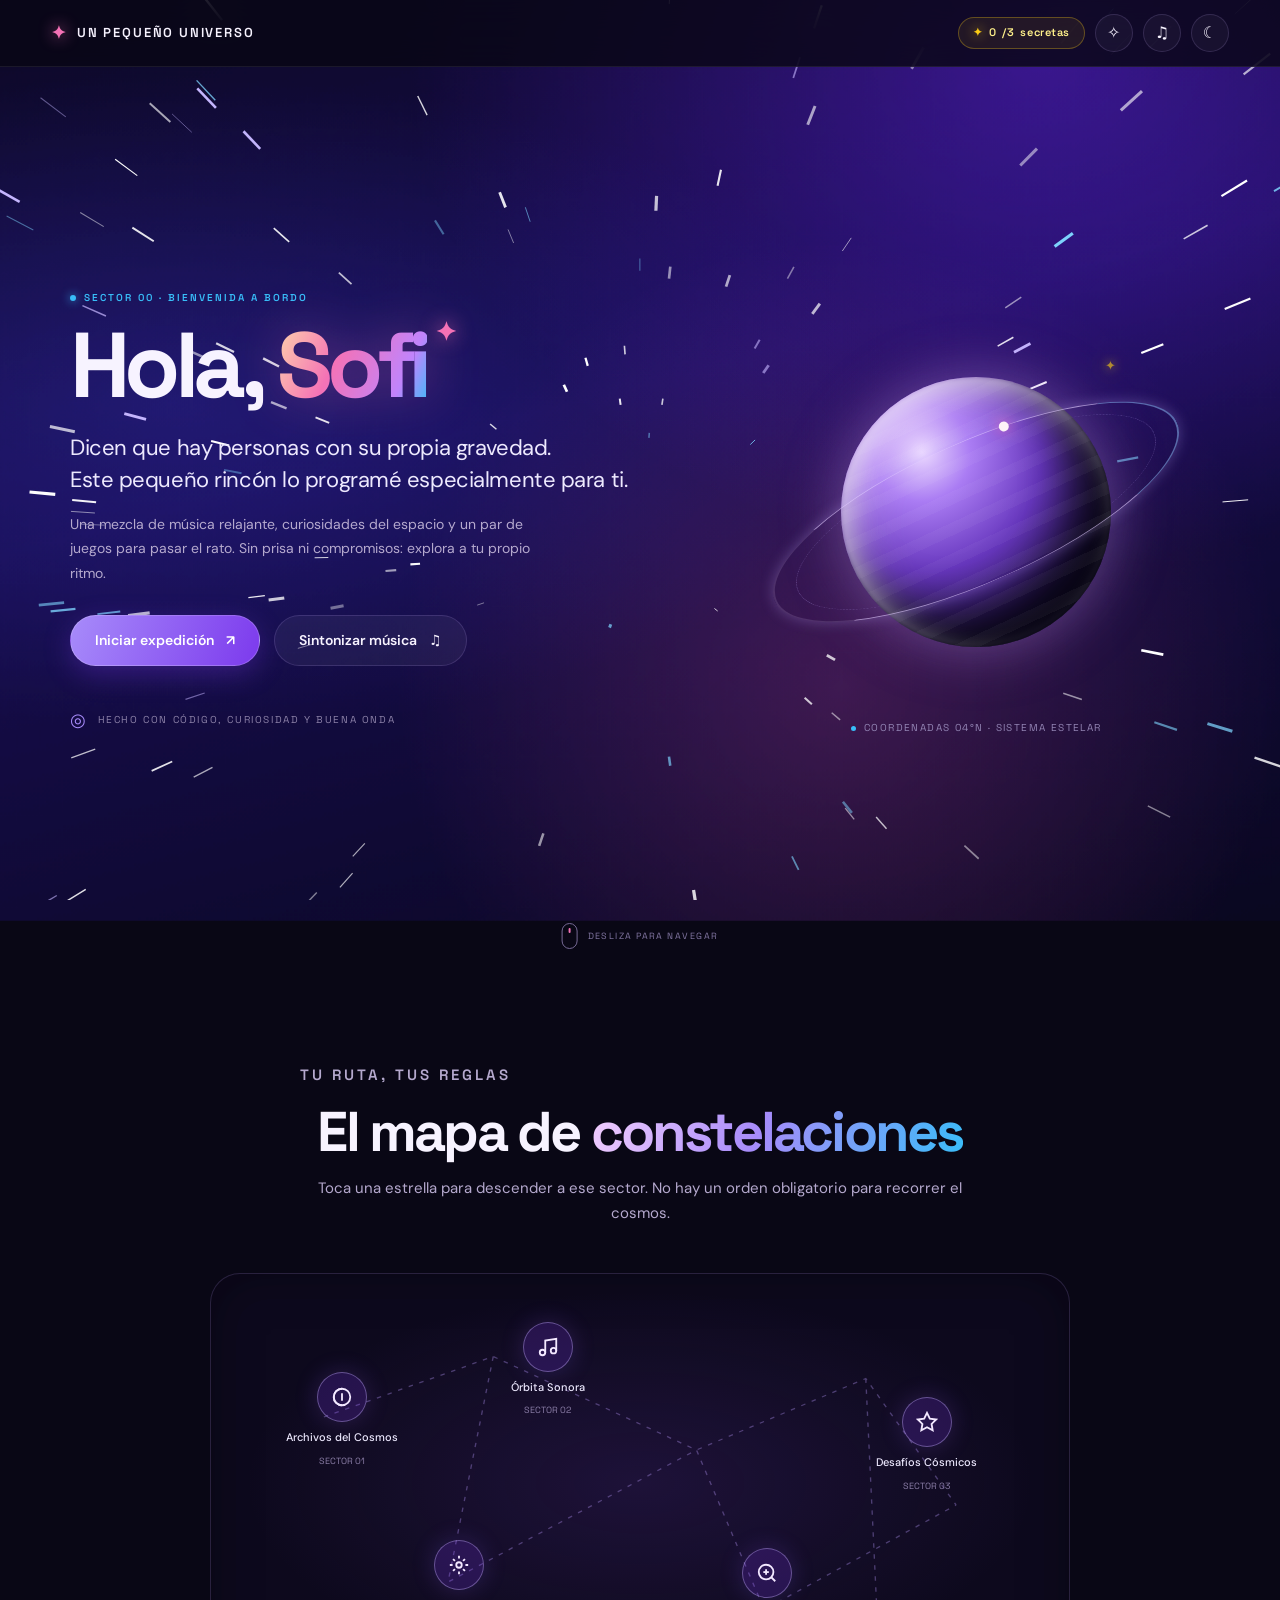
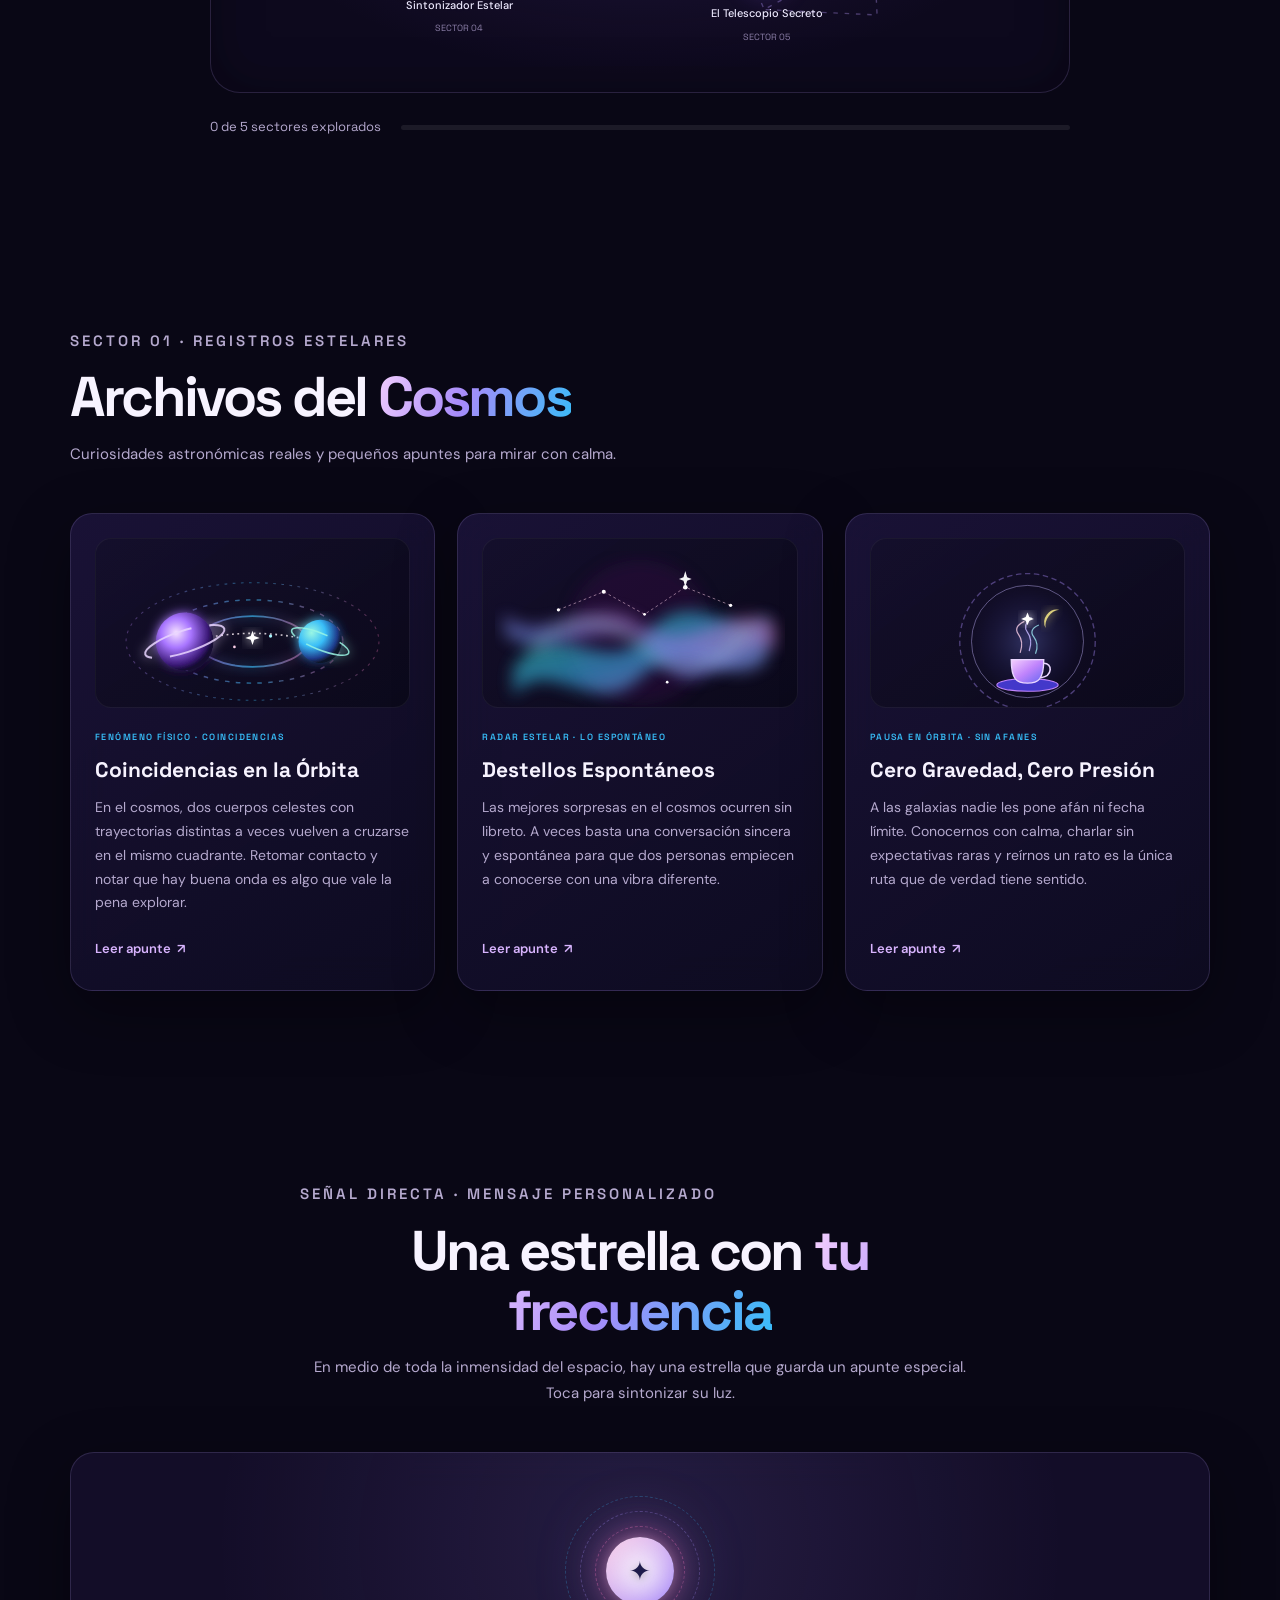
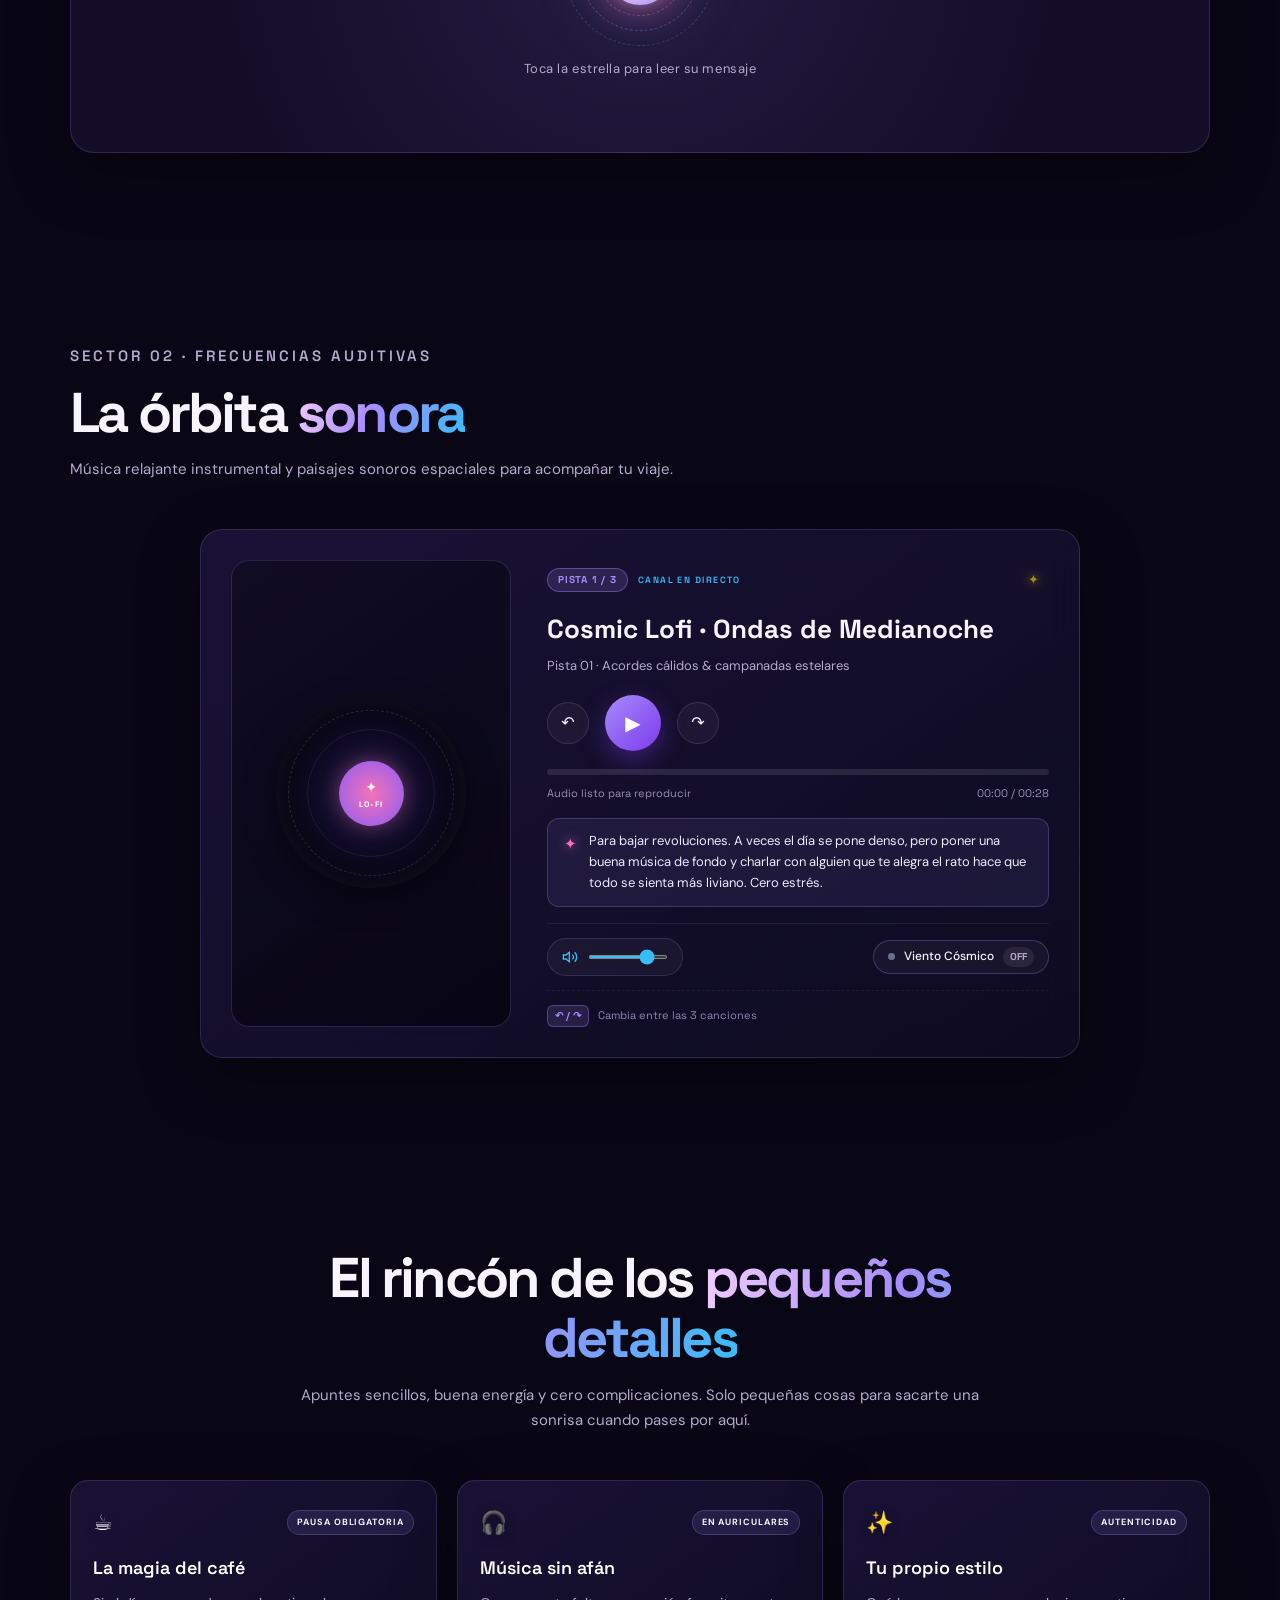
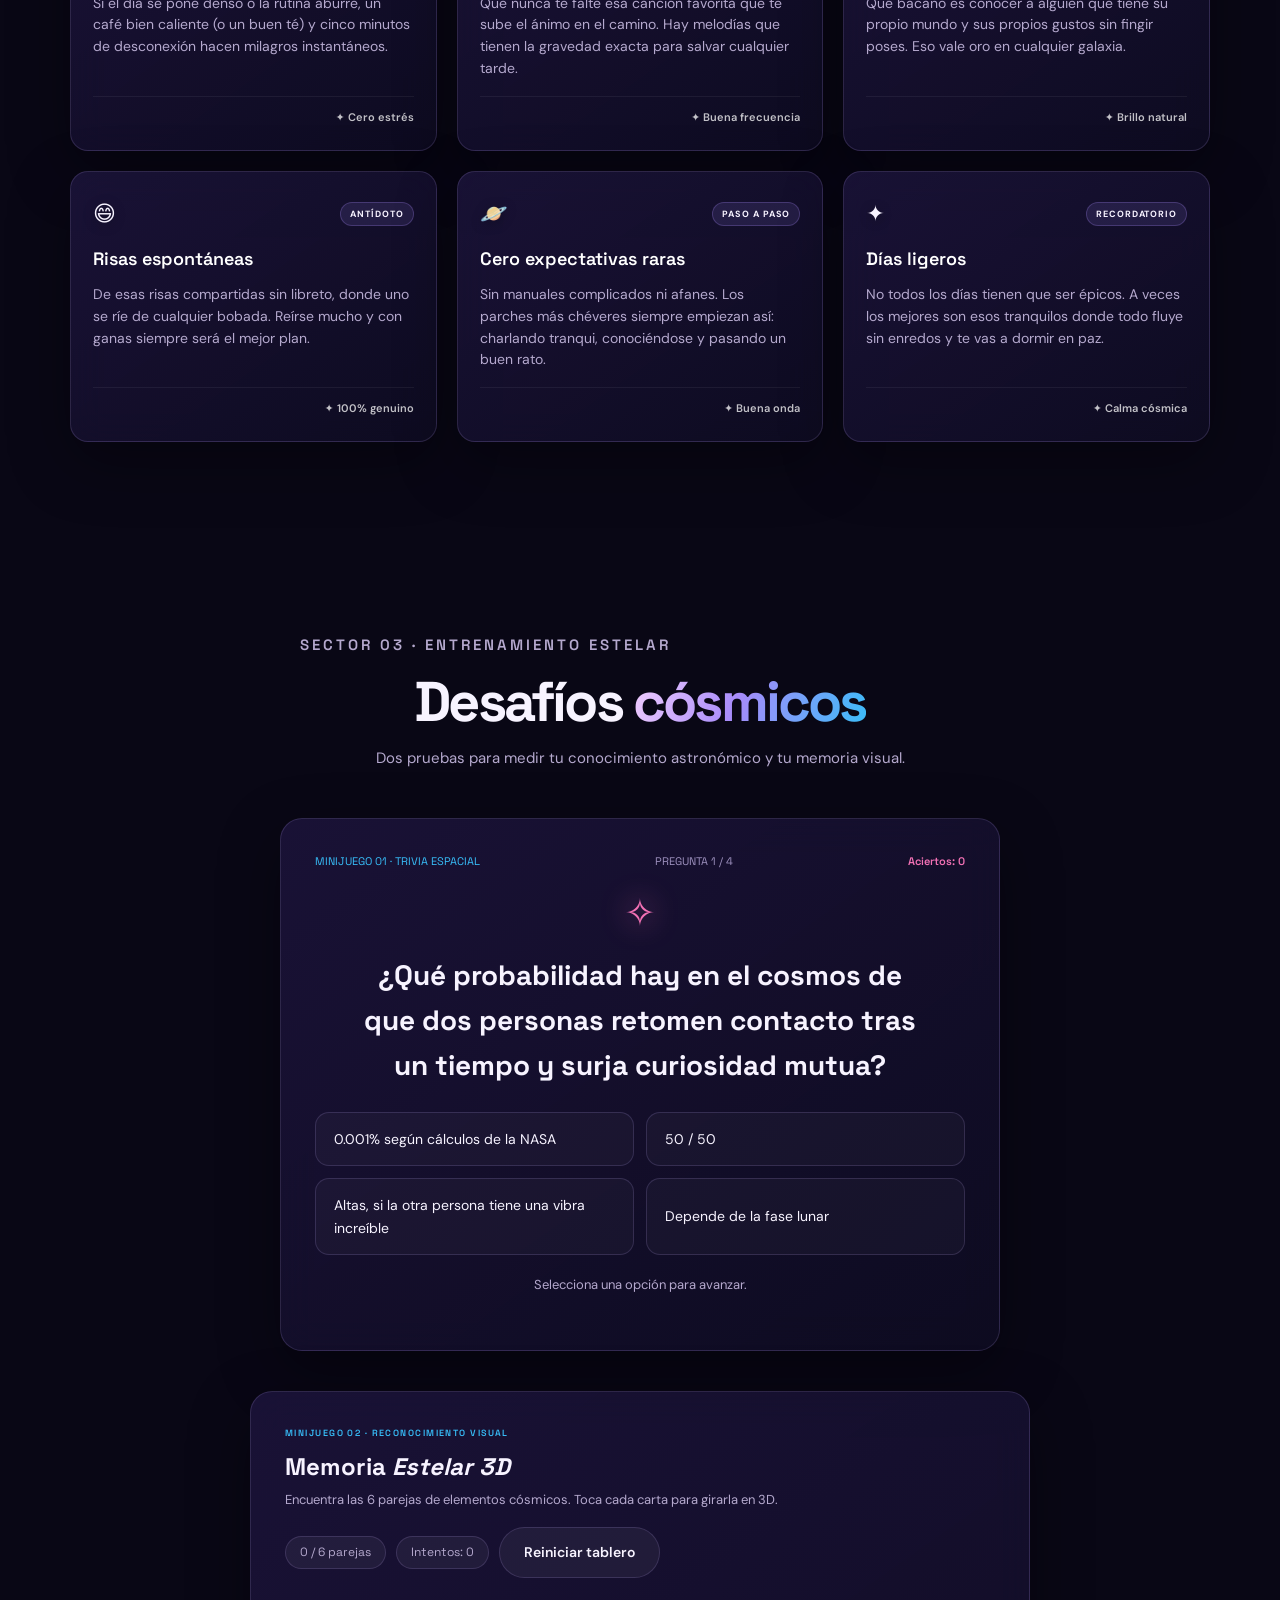
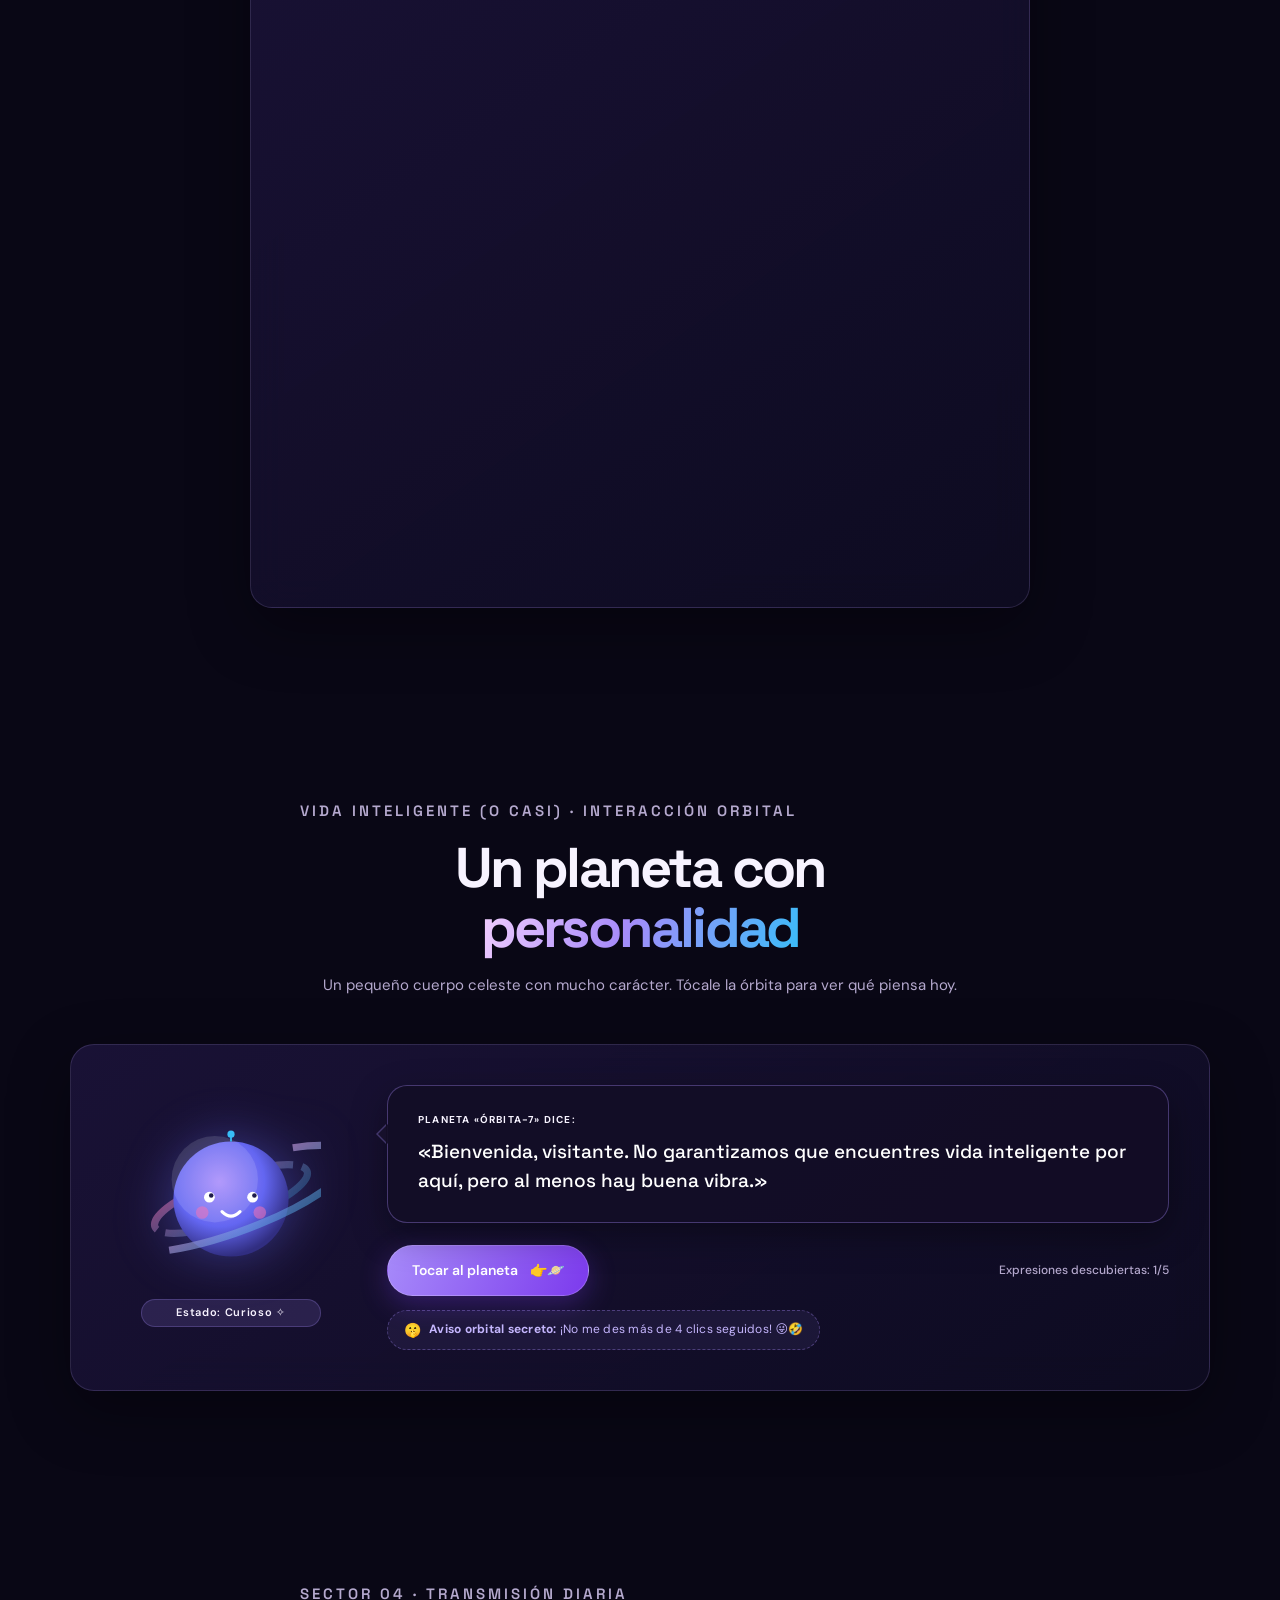
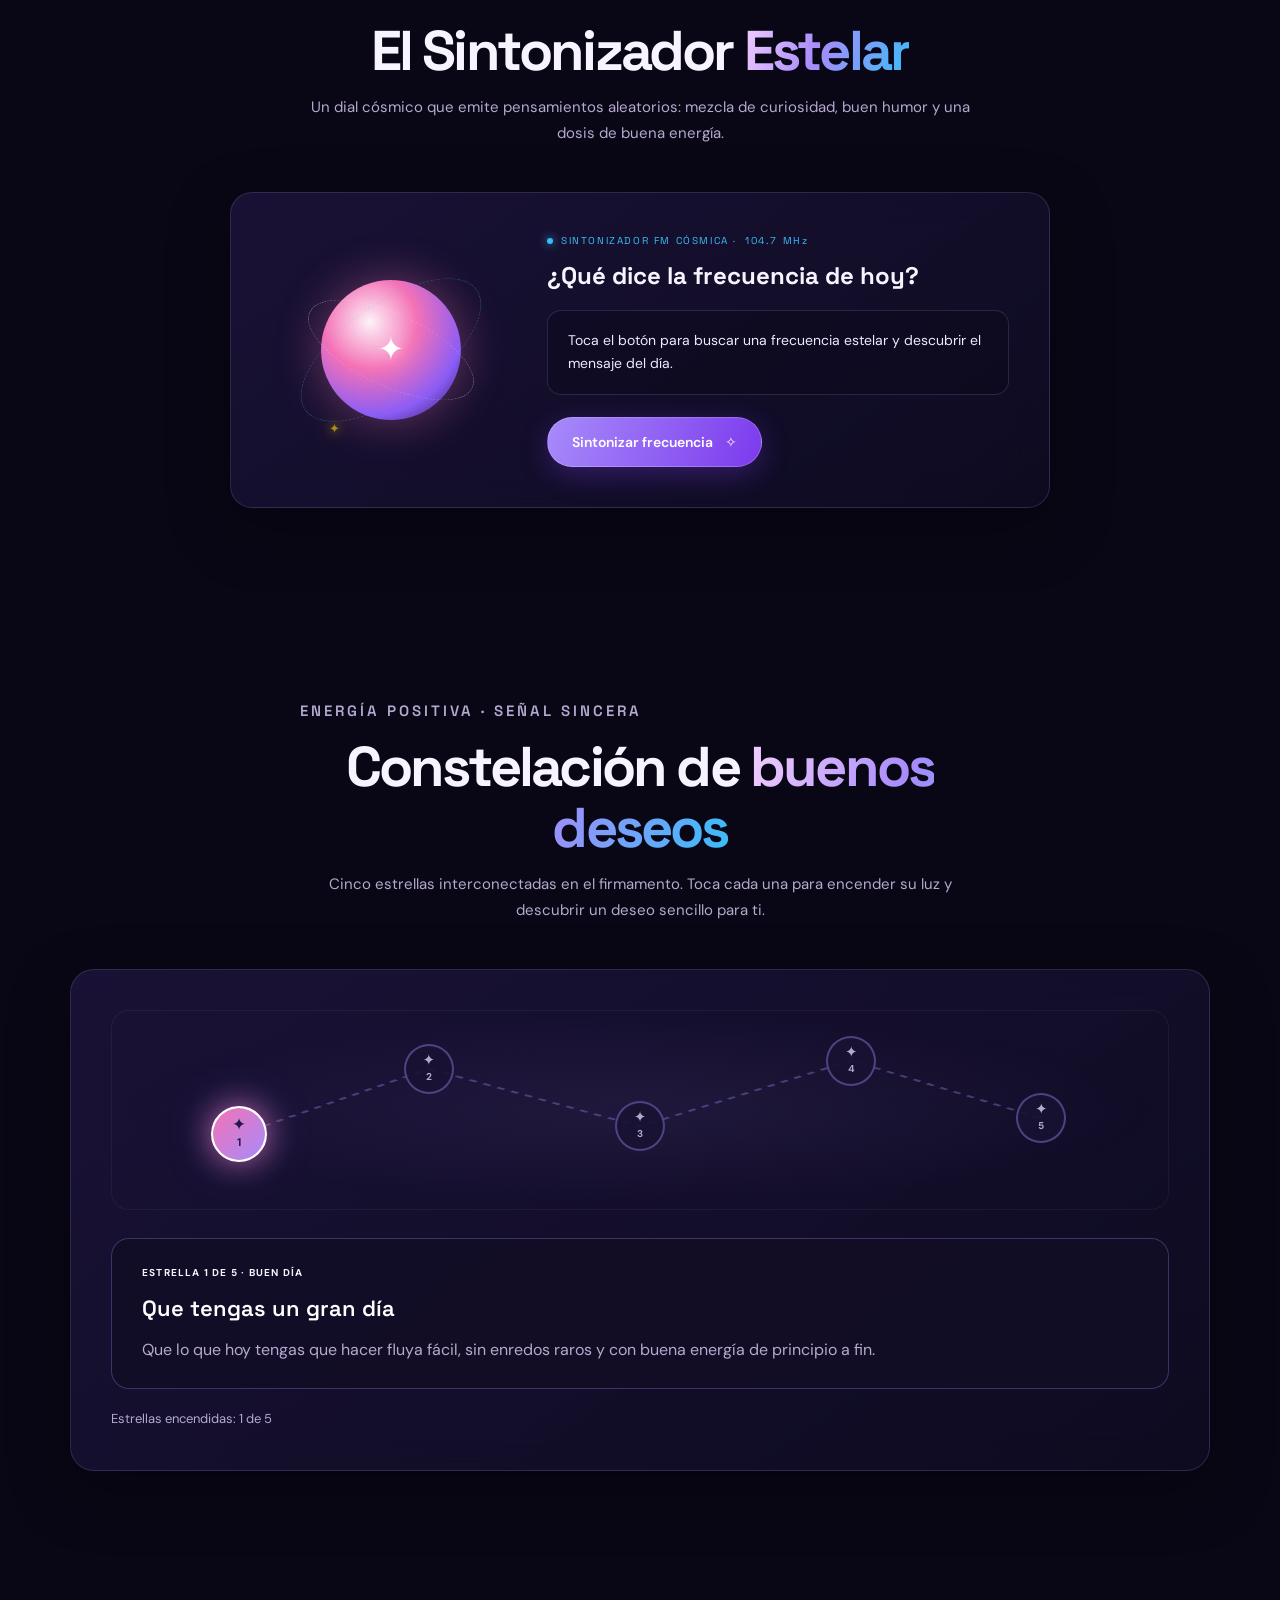
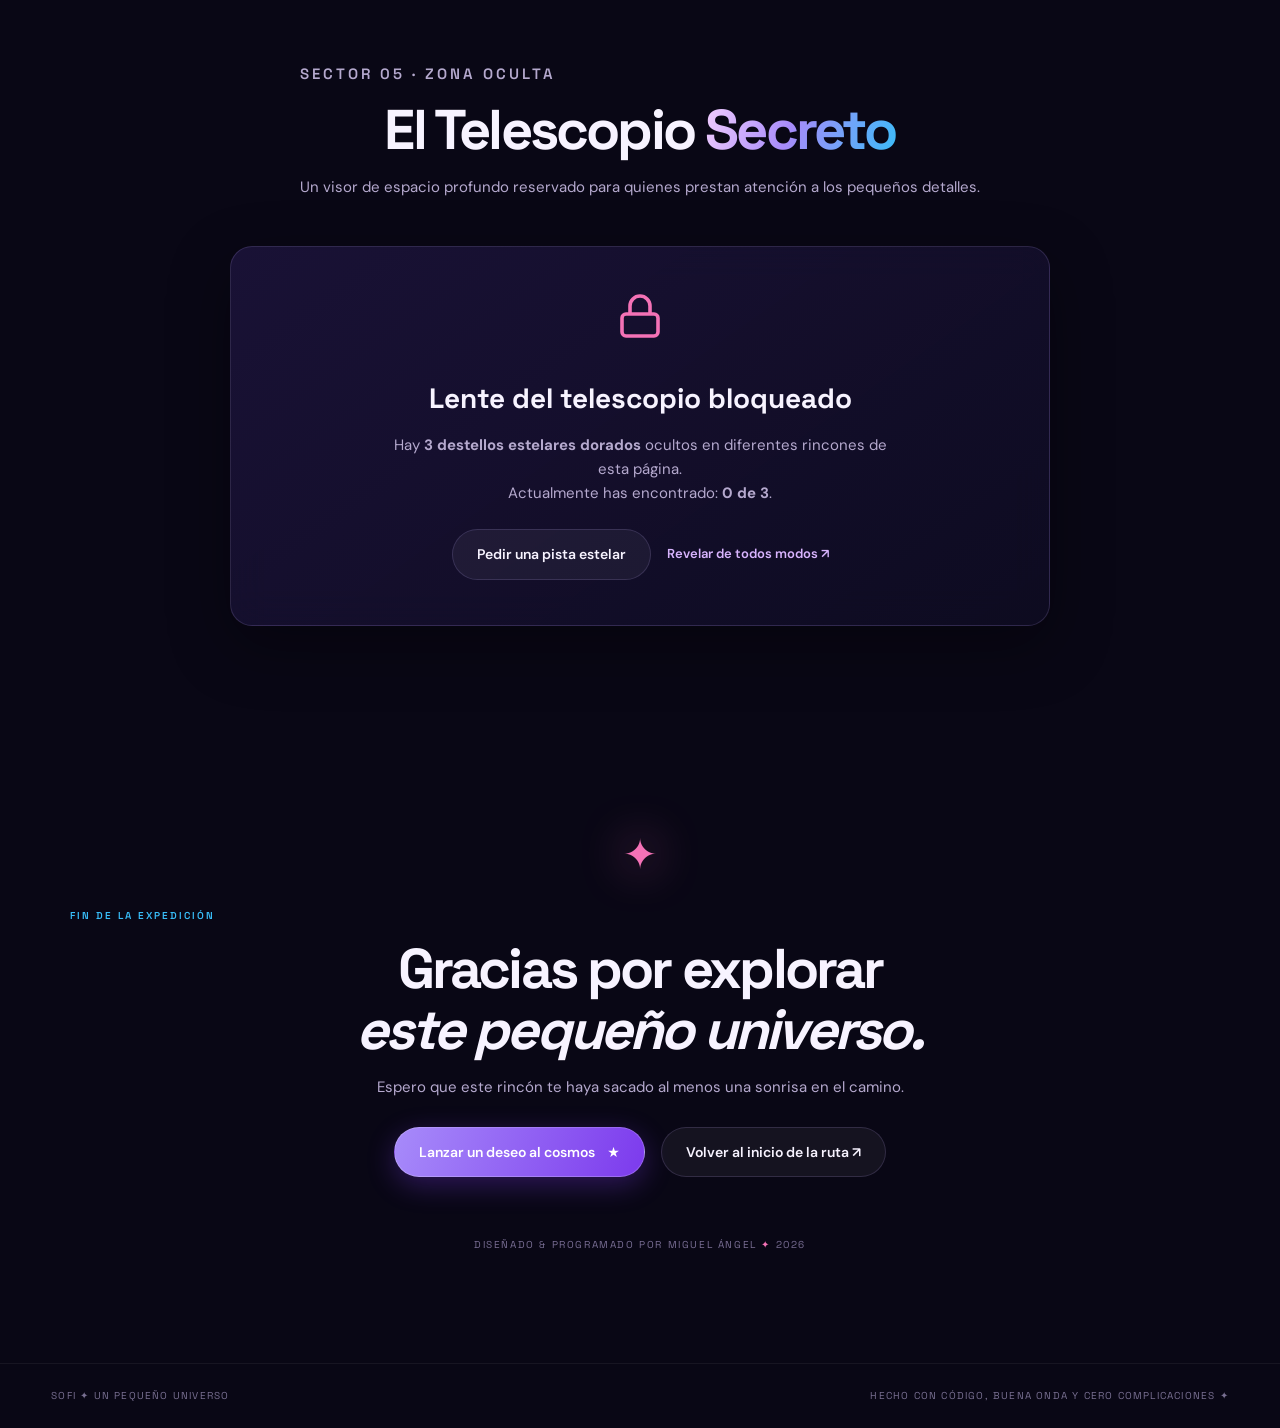
<file: index.html>
<!doctype html>
<html lang="es">
<head>
  <meta charset="utf-8">
  <meta name="viewport" content="width=device-width, initial-scale=1">
  <meta name="theme-color" content="#090715">
  <meta name="description" content="Sofi · Un pequeño universo digital interactivo con música lofi, juegos astronómicos, curiosidades y secretos espaciales.">
  <title>Sofi ✦ Un pequeño universo</title>
  <link rel="preconnect" href="https://fonts.googleapis.com">
  <link rel="preconnect" href="https://fonts.gstatic.com" crossorigin>
  <link href="https://fonts.googleapis.com/css2?family=DM+Sans:ital,wght@0,400;0,500;0,600;0,700;1,400&family=Space+Grotesk:wght@400;500;600;700&display=swap" rel="stylesheet">
  <link rel="stylesheet" href="styles.css?v=5.5">
</head>
<body>
  <!-- Ambient Cosmic Background -->
  <div class="ambient-nebula" aria-hidden="true"></div>
  <canvas id="starCanvas" class="star-canvas" aria-hidden="true"></canvas>

  <!-- Interactive Cosmic Cursor Halo -->
  <div class="cosmic-cursor-follower" id="cosmicCursorFollower" aria-hidden="true">
    <div class="cursor-ring"></div>
    <div class="cursor-dot"></div>
  </div>

  <!-- Sticky Top Navigation -->
  <header class="topbar">
    <a class="brand" href="#home" aria-label="Ir al inicio de la expedición">
      <span class="brand-sparkle">✦</span>
      <span class="brand-text">UN PEQUEÑO UNIVERSO</span>
    </a>
    <div class="top-actions">
      <button class="secret-tracker-btn" id="secretTracker" title="Destellos estelares ocultos">
        <span class="tracker-star">✦</span>
        <span id="secretCount">0</span>/3 <span class="tracker-label">secretas</span>
      </button>
      <button class="icon-button" id="motionToggle" aria-pressed="false" title="Reducir animaciones" aria-label="Reducir animaciones">
        ✧
      </button>
      <button class="icon-button" id="soundToggle" aria-pressed="false" title="Música / Ambiente sonoro" aria-label="Control de música">
        ♫
      </button>
      <button class="icon-button" id="themeToggle" aria-pressed="false" title="Cambiar matiz ambiental" aria-label="Cambiar matiz de ambiente">
        ☾
      </button>
    </div>
  </header>

  <main>
    <!-- HERO SECTION -->
    <section class="hero section" id="home">
      <div class="hero-copy">
        <div class="eyebrow">
          <span class="pulse-dot"></span> SECTOR 00 · BIENVENIDA A BORDO
        </div>
        <h1>Hola, <span class="glow-name">Sofi</span><i class="hero-star" id="heroStar">✦</i></h1>
        <p class="hero-subtitle">
          Dicen que hay personas con su propia gravedad.<br>
          Este pequeño rincón lo programé especialmente para ti.
        </p>
        <p class="hero-note">
          Una mezcla de música relajante, curiosidades del espacio y un par de juegos para pasar el rato. Sin prisa ni compromisos: explora a tu propio ritmo.
        </p>
        <div class="hero-actions">
          <button class="primary-button" id="beginBtn">
            Iniciar expedición <span class="btn-arrow">↗</span>
          </button>
          <button class="secondary-button" id="gotoMusicBtn">
            Sintonizar música <span class="btn-note">♫</span>
          </button>
        </div>
        <div class="hero-foot">
          <span class="mini-orbit">◎</span> HECHO CON CÓDIGO, CURIOSIDAD Y BUENA ONDA
        </div>
      </div>

      <div class="planet-scene" aria-label="Planeta cósmico con atmósfera y anillos">
        <div class="planet-glow-halo"></div>
        <div class="orbit-ring orbit-ring-back"></div>
        <div class="planet-body">
          <div class="planet-texture"></div>
          <div class="planet-terminator"></div>
          <div class="planet-atmosphere"></div>
        </div>
        <div class="orbit-ring orbit-ring-front"></div>
        <!-- Orbiting Satellite Moon -->
        <div class="satellite-orbit">
          <div class="satellite-dot" title="Sonda de exploración"></div>
        </div>
        <!-- Secret Star 1 Hidden in Orbit -->
        <button class="hidden-star star-orbit" id="star1" type="button" aria-label="Destello secreto 1: en la órbita de bienvenida" title="✦ ¡Un destello oculto!">✦</button>
        
        <div class="planet-caption">
          <span class="caption-dot"></span> COORDENADAS 04°N · SISTEMA ESTELAR
        </div>
      </div>

      <a class="scroll-hint" href="#map" aria-label="Deslizar hacia el mapa estelar">
        <span class="mouse-icon"></span> DESLIZA PARA NAVEGAR
      </a>
    </section>

    <!-- MAP SECTION -->
    <section class="section map-section" id="map">
      <div class="section-heading">
        <p class="eyebrow">TU RUTA, TUS REGLAS</p>
        <h2>El mapa de <em>constelaciones</em></h2>
        <p>Toca una estrella para descender a ese sector. No hay un orden obligatorio para recorrer el cosmos.</p>
      </div>

      <div class="constellation-wrap">
        <svg class="constellation-lines" viewBox="0 0 760 380" preserveAspectRatio="none" aria-hidden="true">
          <path id="constellationPath" d="M100 130 L250 75 L430 160 L580 95 L660 210 M250 75 L210 280 L430 160 L490 305 L660 210 M580 95 L590 310 L490 305"/>
        </svg>

        <button class="star-node node-one" data-open="discover" aria-label="Sector 1: Archivos del Cosmos">
          <span class="node-icon">
            <svg viewBox="0 0 24 24" fill="none" stroke="currentColor" stroke-width="2" class="svg-mini"><circle cx="12" cy="12" r="9"/><path d="M12 3a9 9 0 0 0 0 18"/><path d="M12 8v8"/></svg>
          </span>
          <span class="node-label">Archivos del Cosmos</span>
          <small>SECTOR 01</small>
        </button>

        <button class="star-node node-two" data-open="music" aria-label="Sector 2: Órbita Sonora">
          <span class="node-icon">
            <svg viewBox="0 0 24 24" fill="none" stroke="currentColor" stroke-width="2" class="svg-mini"><path d="M9 18V5l12-2v13"/><circle cx="6" cy="18" r="3"/><circle cx="18" cy="16" r="3"/></svg>
          </span>
          <span class="node-label">Órbita Sonora</span>
          <small>SECTOR 02</small>
        </button>

        <button class="star-node node-three" data-open="games" aria-label="Sector 3: Desafíos Espaciales">
          <span class="node-icon">
            <svg viewBox="0 0 24 24" fill="none" stroke="currentColor" stroke-width="2" class="svg-mini"><polygon points="12 2 15.09 8.26 22 9.27 17 14.14 18.18 21.02 12 17.77 5.82 21.02 7 14.14 2 9.27 8.91 8.26 12 2"/></svg>
          </span>
          <span class="node-label">Desafíos Cósmicos</span>
          <small>SECTOR 03</small>
        </button>

        <button class="star-node node-four" data-open="oracle" aria-label="Sector 4: Sintonizador Estelar">
          <span class="node-icon">
            <svg viewBox="0 0 24 24" fill="none" stroke="currentColor" stroke-width="2" class="svg-mini"><circle cx="12" cy="12" r="3"/><path d="M12 2v3m0 14v3M2 12h3m14 0h3m-3.5-6.5l-2.1 2.1m-8.8 8.8l-2.1 2.1m0-13l2.1 2.1m8.8 8.8l2.1 2.1"/></svg>
          </span>
          <span class="node-label">Sintonizador Estelar</span>
          <small>SECTOR 04</small>
        </button>

        <button class="star-node node-five" data-open="secrets" aria-label="Sector 5: El Telescopio Secreto">
          <span class="node-icon">
            <svg viewBox="0 0 24 24" fill="none" stroke="currentColor" stroke-width="2" class="svg-mini"><circle cx="11" cy="11" r="8"/><line x1="21" y1="21" x2="16.65" y2="16.65"/><line x1="11" y1="8" x2="11" y2="14"/><line x1="8" y1="11" x2="14" y2="11"/></svg>
          </span>
          <span class="node-label">El Telescopio Secreto</span>
          <small>SECTOR 05</small>
        </button>
      </div>

      <div class="progress-row">
        <span id="progressText">0 de 5 sectores explorados</span>
        <div class="progress-track" role="progressbar" aria-valuenow="0" aria-valuemin="0" aria-valuemax="100">
          <span id="progressBar"></span>
        </div>
      </div>
    </section>

    <!-- SECTOR 01: ARCHIVOS DEL COSMOS -->
    <section class="section content-section" id="discover">
      <div class="section-heading left">
        <p class="eyebrow">SECTOR 01 · REGISTROS ESTELARES</p>
        <h2>Archivos del <em>Cosmos</em></h2>
        <p>Curiosidades astronómicas reales y pequeños apuntes para mirar con calma.</p>
      </div>

      <div class="card-grid">
        <article class="glass-card feature-card">
          <div class="card-art">
            <img src="assets/illustrations/gravity.svg" alt="Atracción gravitacional entre dos cuerpos celestes" loading="lazy">
          </div>
          <p class="card-kicker">FENÓMENO FÍSICO · COINCIDENCIAS</p>
          <h3>Coincidencias en la Órbita</h3>
          <p>En el cosmos, dos cuerpos celestes con trayectorias distintas a veces vuelven a cruzarse en el mismo cuadrante. Retomar contacto y notar que hay buena onda es algo que vale la pena explorar.</p>
          <button class="text-button reveal-btn" data-modal-title="La física de reencontrarse" data-message="Dicen que el universo es infinito, pero coincidir de nuevo con alguien después de un tiempo y notar que la charla fluye suave... eso no pasa todos los días. Buena energía ante todo.">
            Leer apunte <span>↗</span>
          </button>
        </article>

        <article class="glass-card feature-card">
          <div class="card-art">
            <img src="assets/illustrations/aurora.svg" alt="Destellos espontáneos en el vacío" loading="lazy">
          </div>
          <p class="card-kicker">RADAR ESTELAR · LO ESPONTÁNEO</p>
          <h3>Destellos Espontáneos</h3>
          <p>Las mejores sorpresas en el cosmos ocurren sin libreto. A veces basta una conversación sincera y espontánea para que dos personas empiecen a conocerse con una vibra diferente.</p>
          <button class="text-button reveal-btn" data-modal-title="Sin libretos ni complicaciones" data-message="No todo tiene que planearse con meses de anticipación. Las conexiones más bacanas casi siempre empiezan de la forma más sencilla: siendo uno mismo, charlando relajado y dejando que la curiosidad haga el resto.">
            Leer apunte <span>↗</span>
          </button>
        </article>

        <article class="glass-card feature-card">
          <div class="card-art">
            <img src="assets/illustrations/orbital-pause.svg" alt="Pausa estelar sin prisas" loading="lazy">
          </div>
          <p class="card-kicker">PAUSA EN ÓRBITA · SIN AFANES</p>
          <h3>Cero Gravedad, Cero Presión</h3>
          <p>A las galaxias nadie les pone afán ni fecha límite. Conocernos con calma, charlar sin expectativas raras y reírnos un rato es la única ruta que de verdad tiene sentido.</p>
          <button class="text-button reveal-btn" data-modal-title="Viajar ligeros de equipaje" data-message="No hay contratos cósmicos ni exámenes por pasar. Me caes muy bien, me pareces una chica genial y la idea es simplemente conocernos poco a poco, al ritmo que se sienta natural para ambos.">
            Leer apunte <span>↗</span>
          </button>
        </article>
      </div>
    </section>

    <!-- SECCIÓN INTERACTIVA 1: ESTRELLA CON MENSAJE PERSONALIZADO -->
    <section class="section custom-star-section" id="customStarSection">
      <div class="section-heading">
        <p class="eyebrow">SEÑAL DIRECTA · MENSAJE PERSONALIZADO</p>
        <h2>Una estrella con <em>tu frecuencia</em></h2>
        <p>En medio de toda la inmensidad del espacio, hay una estrella que guarda un apunte especial. Toca para sintonizar su luz.</p>
      </div>

      <div class="star-interactive-stage glass-card">
        <div class="star-halo-effect">
          <div class="halo-ring h-1"></div>
          <div class="halo-ring h-2"></div>
          <div class="halo-ring h-3"></div>
          <button class="pulse-custom-star" id="customStarBtn" aria-label="Tocar estrella con mensaje personalizado" type="button">
            <span class="custom-star-glow"></span>
            <span class="custom-star-icon">✦</span>
          </button>
        </div>
        <p class="star-hint-label">Toca la estrella para leer su mensaje</p>

        <!-- Message Reveal Container -->
        <div class="custom-star-dialog hidden" id="customStarDialog" role="region" aria-live="polite">
          <div class="dialog-sparkle-badge">✦ MENSAJE REVELADO</div>
          <blockquote class="custom-star-quote" id="customStarQuote">
            «Hay personas que despiertan curiosidad sin hacer demasiado ruido. Tú eres un poquito así ✦»
          </blockquote>
          <p class="custom-star-subtext" id="customStarSub">Una señal sincera y sin misterios en este pequeño rincón del cosmos.</p>
          <div class="custom-star-actions">
            <button class="secondary-button" id="customStarAgainBtn" type="button">Tocar de nuevo ✧</button>
          </div>
        </div>
      </div>
    </section>

    <!-- SECTOR 02: LA ÓRBITA SONORA -->
    <section class="section music-section" id="music">
      <div class="section-heading left">
        <p class="eyebrow">SECTOR 02 · FRECUENCIAS AUDITIVAS</p>
        <h2>La órbita <em>sonora</em></h2>
        <p>Música relajante instrumental y paisajes sonoros espaciales para acompañar tu viaje.</p>
      </div>

      <div class="music-player glass-card">
        <!-- Vinyl Art with rotating disc -->
        <div class="album-art-wrap">
          <div class="album-vinyl" id="albumVinyl">
            <div class="vinyl-grooves"></div>
            <div class="vinyl-center">
              <span class="vinyl-star">✦</span>
              <span class="vinyl-label" id="vinylGenreLabel">LO-FI</span>
            </div>
          </div>
        </div>

        <div class="player-info">
          <div class="player-header">
            <div class="player-badges">
              <span class="track-badge" id="trackBadge">PISTA 1 / 3</span>
              <span class="card-kicker-inline">CANAL EN DIRECTO</span>
            </div>
            <!-- Secret Star 2 Hidden in music player -->
            <button class="hidden-star star-player" id="star2" type="button" aria-label="Destello secreto 2: en la cabina sonora" title="✦ ¡Segundo destello!">✦</button>
          </div>
          <h3 id="trackTitle">Cosmic Lofi · Ondas de Medianoche</h3>
          <p id="trackArtist">Pista 01 · Acordes cálidos & campanadas estelares</p>

          <div class="player-controls">
            <button class="round-control" id="prevTrack" aria-label="Pista anterior" title="Pista anterior">↶</button>
            <button class="play-control" id="playTrack" aria-label="Reproducir o pausar música">
              <span id="playIcon">▶</span>
            </button>
            <button class="round-control" id="nextTrack" aria-label="Siguiente pista" title="Siguiente pista">↷</button>
          </div>

          <!-- Interactive Seekbar -->
          <div class="track-progress-container" id="progressContainer" role="slider" aria-label="Posición de reproducción" aria-valuemin="0" aria-valuemax="100" aria-valuenow="0" tabindex="0">
            <div class="track-progress-bar" id="trackProgressBar"></div>
          </div>

          <div class="player-foot">
            <span id="playStatus">Audio listo para reproducir</span>
            <span id="trackTime">00:00 / 00:28</span>
          </div>

          <!-- Mensaje lindo, tierno y parchado de cada pista -->
          <div class="track-vibe-card" id="trackVibeCard">
            <span class="vibe-icon">✦</span>
            <p id="trackVibeText">Para bajar revoluciones. A veces el día se pone denso, pero poner una buena música de fondo y charlar con alguien que te alegra el rato hace que todo se sienta más liviano. Cero estrés.</p>
          </div>

          <!-- Extras: Volume & Ambient Solar Wind Capsule -->
          <div class="player-extras">
            <div class="volume-box">
              <svg width="16" height="16" viewBox="0 0 24 24" fill="none" stroke="currentColor" stroke-width="2" class="svg-vol" style="width:16px;height:16px;min-width:16px;max-width:16px;display:block;" aria-hidden="true"><polygon points="11 5 6 9 2 9 2 15 6 15 11 19 11 5"/><path d="M15.54 8.46a5 5 0 0 1 0 7.07"/><path d="M19.07 4.93a10 10 0 0 1 0 14.14"/></svg>
              <input type="range" id="volumeSlider" min="0" max="1" step="0.05" value="0.8" aria-label="Control de volumen">
            </div>

            <button class="synth-capsule-btn" id="synthToggle" type="button" aria-pressed="false" title="Alternar atmósfera de viento cósmico">
              <span class="synth-led"></span>
              <span class="synth-title">Viento Cósmico</span>
              <span class="synth-tag" id="synthStateText">OFF</span>
            </button>
          </div>

          <div class="player-footer-bar">
            <div class="nav-hint-pill">
              <span class="hint-badge">↶ / ↷</span>
              <span>Cambia entre las 3 canciones</span>
            </div>
          </div>
        </div>
      </div>
      <audio id="audioPlayer" src="assets/audio/cosmic-lofi.wav" preload="metadata"></audio>
    </section>

    <!-- SECCIÓN INTERACTIVA 2: EL RINCÓN DE LOS PEQUEÑOS DETALLES -->
    <section class="section small-details-section" id="smallDetailsSection">
      <div class="section-heading">
        <h2>El rincón de los <em>pequeños detalles</em></h2>
        <p>Apuntes sencillos, buena energía y cero complicaciones. Solo pequeñas cosas para sacarte una sonrisa cuando pases por aquí.</p>
      </div>

      <div class="details-grid">
        <article class="detail-card glass-card" tabindex="0">
          <div class="detail-header">
            <span class="detail-icon">☕</span>
            <span class="detail-badge">PAUSA OBLIGATORIA</span>
          </div>
          <h3>La magia del café</h3>
          <p>Si el día se pone denso o la rutina aburre, un café bien caliente (o un buen té) y cinco minutos de desconexión hacen milagros instantáneos.</p>
          <div class="detail-footer">
            <span class="detail-status">✦ Cero estrés</span>
          </div>
        </article>

        <article class="detail-card glass-card" tabindex="0">
          <div class="detail-header">
            <span class="detail-icon">🎧</span>
            <span class="detail-badge">EN AURICULARES</span>
          </div>
          <h3>Música sin afán</h3>
          <p>Que nunca te falte esa canción favorita que te sube el ánimo en el camino. Hay melodías que tienen la gravedad exacta para salvar cualquier tarde.</p>
          <div class="detail-footer">
            <span class="detail-status">✦ Buena frecuencia</span>
          </div>
        </article>

        <article class="detail-card glass-card" tabindex="0">
          <div class="detail-header">
            <span class="detail-icon">✨</span>
            <span class="detail-badge">AUTENTICIDAD</span>
          </div>
          <h3>Tu propio estilo</h3>
          <p>Qué bacano es conocer a alguien que tiene su propio mundo y sus propios gustos sin fingir poses. Eso vale oro en cualquier galaxia.</p>
          <div class="detail-footer">
            <span class="detail-status">✦ Brillo natural</span>
          </div>
        </article>

        <article class="detail-card glass-card" tabindex="0">
          <div class="detail-header">
            <span class="detail-icon">😄</span>
            <span class="detail-badge">ANTÍDOTO</span>
          </div>
          <h3>Risas espontáneas</h3>
          <p>De esas risas compartidas sin libreto, donde uno se ríe de cualquier bobada. Reírse mucho y con ganas siempre será el mejor plan.</p>
          <div class="detail-footer">
            <span class="detail-status">✦ 100% genuino</span>
          </div>
        </article>

        <article class="detail-card glass-card" tabindex="0">
          <div class="detail-header">
            <span class="detail-icon">🪐</span>
            <span class="detail-badge">PASO A PASO</span>
          </div>
          <h3>Cero expectativas raras</h3>
          <p>Sin manuales complicados ni afanes. Los parches más chéveres siempre empiezan así: charlando tranqui, conociéndose y pasando un buen rato.</p>
          <div class="detail-footer">
            <span class="detail-status">✦ Buena onda</span>
          </div>
        </article>

        <article class="detail-card glass-card" tabindex="0">
          <div class="detail-header">
            <span class="detail-icon">✦</span>
            <span class="detail-badge">RECORDATORIO</span>
          </div>
          <h3>Días ligeros</h3>
          <p>No todos los días tienen que ser épicos. A veces los mejores son esos tranquilos donde todo fluye sin enredos y te vas a dormir en paz.</p>
          <div class="detail-footer">
            <span class="detail-status">✦ Calma cósmica</span>
          </div>
        </article>
      </div>
    </section>

    <!-- SECTOR 03: DESAFÍOS ESPACIALES -->
    <section class="section games-section" id="games">
      <div class="section-heading">
        <p class="eyebrow">SECTOR 03 · ENTRENAMIENTO ESTELAR</p>
        <h2>Desafíos <em>cósmicos</em></h2>
        <p>Dos pruebas para medir tu conocimiento astronómico y tu memoria visual.</p>
      </div>

      <!-- GAME 1: TRIVIA -->
      <div class="quiz-container glass-card" id="quizCard">
        <div class="quiz-top">
          <span class="quiz-badge">MINIJUEGO 01 · TRIVIA ESPACIAL</span>
          <span id="quizCounter">PREGUNTA 1 / 4</span>
          <span class="quiz-score" id="quizScore">Aciertos: 0</span>
        </div>

        <div class="quiz-symbol">✧</div>
        <h3 id="quizQuestion">Cargando desafío estelar...</h3>
        <div class="quiz-options" id="quizOptions"></div>
        <p class="quiz-feedback" id="quizFeedback" aria-live="polite">Selecciona una respuesta para continuar.</p>
        <button class="primary-button hidden" id="nextQuestion">Siguiente pregunta ↗</button>
      </div>

      <!-- GAME 2: MEMORAMA 3D -->
      <div class="memory-container glass-card" id="memorySection">
        <div class="memory-header">
          <div>
            <p class="card-kicker">MINIJUEGO 02 · RECONOCIMIENTO VISUAL</p>
            <h3>Memoria <em>Estelar 3D</em></h3>
            <p class="memory-sub">Encuentra las 6 parejas de elementos cósmicos. Toca cada carta para girarla en 3D.</p>
          </div>
          <div class="memory-stats">
            <div class="stat-pill"><span id="memoryStatus">0 / 6 parejas</span></div>
            <div class="stat-pill">Intentos: <span id="memoryMoves">0</span></div>
            <button class="secondary-button" id="resetMemory">Reiniciar tablero</button>
          </div>
        </div>

        <div class="memory-board" id="memoryBoard" aria-label="Tablero de memoria cósmica">
          <!-- Dynamically filled with 12 3D flip cards -->
        </div>

        <div class="pair-match-toast hidden" id="pairMatchToast" aria-live="polite"></div>

        <div class="memory-victory-message hidden" id="memoryVictory">
          ✦ ¡Excelente memoria! Has sincronizado todas las constelaciones en <span id="victoryMoves">0</span> movimientos.
        </div>
      </div>
    </section>

    <!-- SECCIÓN INTERACTIVA 3: UN PLANETA CON PERSONALIDAD -->
    <section class="section planet-buddy-section" id="planetBuddySection">
      <div class="section-heading">
        <p class="eyebrow">VIDA INTELIGENTE (O CASI) · INTERACCIÓN ORBITAL</p>
        <h2>Un planeta con <em>personalidad</em></h2>
        <p>Un pequeño cuerpo celeste con mucho carácter. Tócale la órbita para ver qué piensa hoy.</p>
      </div>

      <div class="planet-buddy-stage glass-card">
        <div class="planet-buddy-character">
          <!-- Interactive Character Planet SVG -->
          <div class="buddy-avatar-wrap" id="planetBuddyAvatar" role="button" tabindex="0" aria-label="Tocar planeta para cambiar su expresión">
            <svg class="buddy-svg" viewBox="0 0 200 200" width="180" height="180" aria-hidden="true">
              <defs>
                <radialGradient id="buddyGrad" cx="40%" cy="35%" r="65%">
                  <stop offset="0%" stop-color="#a78bfa" />
                  <stop offset="60%" stop-color="#6366f1" />
                  <stop offset="100%" stop-color="#312e81" />
                </radialGradient>
                <linearGradient id="buddyRingGrad" x1="0%" y1="0%" x2="100%" y2="100%">
                  <stop offset="0%" stop-color="#f472b6" stop-opacity="0.9" />
                  <stop offset="100%" stop-color="#38bdf8" stop-opacity="0.4" />
                </linearGradient>
              </defs>
              <!-- Back ring -->
              <ellipse cx="100" cy="100" rx="90" ry="24" fill="none" stroke="url(#buddyRingGrad)" stroke-width="8" stroke-dasharray="140 10 30 10" transform="rotate(-20 100 100)" opacity="0.6"/>
              <!-- Planet body sphere -->
              <circle cx="100" cy="100" r="64" fill="url(#buddyGrad)" />
              <!-- Highlight sphere -->
              <circle cx="82" cy="78" r="48" fill="#ffffff" opacity="0.12" />
              <!-- Cheeks (blush) -->
              <circle cx="68" cy="115" r="7" fill="#f472b6" opacity="0.55" id="buddyCheekLeft"/>
              <circle cx="132" cy="115" r="7" fill="#f472b6" opacity="0.55" id="buddyCheekRight"/>
              <!-- Eyes Group -->
              <g id="buddyEyes">
                <!-- Eye Left -->
                <circle cx="76" cy="98" r="6" fill="#ffffff" />
                <circle cx="78" cy="96" r="2.5" fill="#1e1b4b" />
                <!-- Eye Right -->
                <circle cx="124" cy="98" r="6" fill="#ffffff" />
                <circle cx="126" cy="96" r="2.5" fill="#1e1b4b" />
              </g>
              <!-- Mouth Group -->
              <g id="buddyMouth">
                <path d="M 90 114 Q 100 124 110 114" fill="none" stroke="#ffffff" stroke-width="3.5" stroke-linecap="round"/>
              </g>
              <!-- Front ring -->
              <path d="M 16 130 A 90 24 0 0 0 184 70" fill="none" stroke="url(#buddyRingGrad)" stroke-width="8" transform="rotate(-20 100 100)"/>
              <!-- Little antenna sparkle -->
              <circle cx="100" cy="28" r="4" fill="#38bdf8" />
              <line x1="100" y1="36" x2="100" y2="28" stroke="#38bdf8" stroke-width="2"/>
            </svg>
            <div class="buddy-mood-tag" id="buddyMoodTag">Estado: Curioso ✧</div>
          </div>
        </div>

        <div class="planet-buddy-dialogue">
          <div class="buddy-bubble">
            <span class="buddy-speaker">PLANETA «ÓRBITA-7» DICE:</span>
            <p class="buddy-text" id="planetSpeechText">
              «Bienvenida, visitante. No garantizamos que encuentres vida inteligente por aquí, pero al menos hay buena vibra.»
            </p>
          </div>
          <div class="buddy-controls">
            <button class="primary-button" id="pokePlanetBtn" type="button">
              Tocar al planeta <span>👉🪐</span>
            </button>
            <span class="buddy-counter-hint">Expresiones descubiertas: <span id="buddyExpCount">1</span>/5</span>
          </div>
          <div class="buddy-secret-note" id="buddySecretNote">
            <span class="secret-shh">🤫</span>
            <span id="buddySecretText"><strong>Aviso orbital secreto:</strong> ¡No me des más de 4 clics seguidos! 😜🤣</span>
          </div>
        </div>
      </div>
    </section>

    <!-- SECTOR 04: EL SINTONIZADOR ESTELAR -->
    <section class="section oracle-section" id="oracle">
      <div class="section-heading">
        <p class="eyebrow">SECTOR 04 · TRANSMISIÓN DIARIA</p>
        <h2>El Sintonizador <em>Estelar</em></h2>
        <p>Un dial cósmico que emite pensamientos aleatorios: mezcla de curiosidad, buen humor y una dosis de buena energía.</p>
      </div>

      <div class="oracle-card glass-card">
        <!-- Interactive Glowing Resonator Sphere -->
        <div class="resonator-wrap">
          <div class="resonator-sphere" id="resonatorSphere">
            <div class="resonator-ring r-one"></div>
            <div class="resonator-ring r-two"></div>
            <div class="resonator-core">✦</div>
          </div>
          <!-- Secret Star 3 Hidden on the resonator base -->
          <button class="hidden-star star-dial" id="star3" type="button" aria-label="Destello secreto 3: en el dial del sintonizador" title="✦ ¡Tercer destello!">✦</button>
        </div>

        <div class="oracle-body">
          <div class="frequency-indicator">
            <span class="freq-dot"></span> SINTONIZADOR FM CÓSMICA · <span id="freqDisplay">104.7 MHz</span>
          </div>
          <h3 id="oracleTitle">¿Qué dice la frecuencia de hoy?</h3>
          <div class="oracle-message-box" id="oracleMessageBox">
            <p id="oracleText">Toca el botón para buscar una frecuencia estelar y descubrir el mensaje del día.</p>
          </div>
          <button class="primary-button" id="tuneBtn">
            Sintonizar frecuencia <span>✧</span>
          </button>
        </div>
      </div>
    </section>

    <!-- SECCIÓN INTERACTIVA 4: CONSTELACIÓN DE BUENOS DESEOS -->
    <section class="section wishes-section" id="wishesSection">
      <div class="section-heading">
        <p class="eyebrow">ENERGÍA POSITIVA · SEÑAL SINCERA</p>
        <h2>Constelación de <em>buenos deseos</em></h2>
        <p>Cinco estrellas interconectadas en el firmamento. Toca cada una para encender su luz y descubrir un deseo sencillo para ti.</p>
      </div>

      <div class="wishes-board glass-card">
        <!-- Interactive Constellation Star Map -->
        <div class="wishes-constellation-map">
          <svg class="wishes-svg-lines" viewBox="0 0 500 240" preserveAspectRatio="none" aria-hidden="true">
            <polyline id="wishesPolyline" points="60,150 150,70 250,140 350,60 440,130" fill="none" stroke="rgba(167, 139, 250, 0.35)" stroke-width="2" stroke-dasharray="4 4" />
          </svg>

          <!-- The 5 Star Buttons -->
          <div class="wishes-stars-container">
            <button class="wish-star-node s-1 active" data-wish-index="0" type="button" aria-label="Estrella 1: Que tengas un buen día">
              <span class="star-pin">✦</span>
              <span class="star-number">1</span>
            </button>
            <button class="wish-star-node s-2" data-wish-index="1" type="button" aria-label="Estrella 2: Que te rías mucho">
              <span class="star-pin">✦</span>
              <span class="star-number">2</span>
            </button>
            <button class="wish-star-node s-3" data-wish-index="2" type="button" aria-label="Estrella 3: Que descanses de verdad">
              <span class="star-pin">✦</span>
              <span class="star-number">3</span>
            </button>
            <button class="wish-star-node s-4" data-wish-index="3" type="button" aria-label="Estrella 4: Que te salga bien lo importante">
              <span class="star-pin">✦</span>
              <span class="star-number">4</span>
            </button>
            <button class="wish-star-node s-5" data-wish-index="4" type="button" aria-label="Estrella 5: Que disfrutes el camino">
              <span class="star-pin">✦</span>
              <span class="star-number">5</span>
            </button>
          </div>
        </div>

        <!-- Wish Message Card -->
        <div class="wish-display-card" id="wishDisplayCard">
          <div class="wish-badge" id="wishBadge">ESTRELLA 1 DE 5 · BUEN DÍA</div>
          <h3 class="wish-title" id="wishTitle">Que tengas un gran día</h3>
          <p class="wish-text" id="wishText">
            Que lo que hoy tengas que hacer fluya fácil, sin enredos raros y con buena energía de principio a fin.
          </p>
        </div>

        <!-- Progress and Completion Banner -->
        <div class="wishes-status-bar">
          <span class="wishes-count" id="wishesCount">Estrellas encendidas: 1 de 5</span>
          <div class="wishes-completion hidden" id="wishesCompletion">
            ✨ ¡Constelación completa! Que todos estos deseos te acompañen hoy y siempre.
          </div>
        </div>
      </div>
    </section>

    <!-- SECTOR 05: EL TELESCOPIO SECRETO -->
    <section class="section secrets-section" id="secrets">
      <div class="section-heading">
        <p class="eyebrow">SECTOR 05 · ZONA OCULTA</p>
        <h2>El Telescopio <em>Secreto</em></h2>
        <p>Un visor de espacio profundo reservado para quienes prestan atención a los pequeños detalles.</p>
      </div>

      <div class="secret-panel glass-card" id="secretPanel">
        <!-- Locked State -->
        <div id="secretLockedState">
          <div class="secret-lock-icon">
            <svg width="48" height="48" viewBox="0 0 24 24" fill="none" stroke="currentColor" stroke-width="1.8" class="svg-lock" style="width:48px;height:48px;max-width:48px;max-height:48px;display:inline-block;"><rect x="3" y="11" width="18" height="11" rx="2" ry="2"/><path d="M7 11V7a5 5 0 0 1 10 0v4"/></svg>
          </div>
          <h3>Lente del telescopio bloqueado</h3>
          <p>
            Hay <strong>3 destellos estelares dorados</strong> ocultos en diferentes rincones de esta página.<br>
            Actualmente has encontrado: <strong id="lockedCountText">0 de 3</strong>.
          </p>
          <div class="secret-buttons">
            <button class="secondary-button" id="secretHintBtn" type="button">Pedir una pista estelar</button>
            <button class="text-button" id="secretOverrideBtn" type="button">Revelar de todos modos ↗</button>
          </div>
          <div class="hint-box hidden" id="secretHintBox">
            <p class="hint-text" id="secretHintText">
              Pistas: 1) Mira la órbita del planeta en la portada. 2) Revisa la cabina del reproductor musical. 3) Observa la base del sintonizador estelar.
            </p>
            <button class="text-button hint-extra-btn" id="secretExtraHintBtn" type="button">
              ¿Quieres otra pista más detallada? ✧
            </button>
            <div class="hint-detail-card hidden" id="secretDetailHint">
              <span class="detail-badge">PISTA DETALLADA</span>
              <p>
                Busca <strong>3 pequeñas estrellas doradas (✦)</strong> que parpadean escondidas en los rincones de la página:<br>
                <strong>1.</strong> Flotando alrededor del planeta grande en la bienvenida.<br>
                <strong>2.</strong> Cerca del disco de vinilo en la sección de música.<br>
                <strong>3.</strong> En la base de la esfera brillante del sintonizador.<br>
                <em>(Al tocarlas con el dedo o el ratón, se encienden y calibran el telescopio).</em>
              </p>
            </div>
          </div>
        </div>

        <!-- Unlocked State (Revealed when 3 stars found or override clicked) -->
        <div id="secretUnlockedState" class="hidden">
          <div class="unlocked-badge">✦ ¡TELESCOPIO CALIBRADO AL 100%! ✦</div>
          <div class="secret-constellation-img">
            <img src="assets/illustrations/secret-constellation.svg" alt="Constelación especial descubierta" loading="lazy">
          </div>
          <div class="letter-wrapper" id="letterWrapper">
            <div class="letter-header-row">
              <span class="letter-kicker">✦ TRANSMISIÓN EXCLUSIVA ✦</span>
              <button class="text-button typewriter-skip-btn" id="skipLetterBtn" type="button" title="Mostrar el mensaje completo de inmediato">Mostrar todo ⚡</button>
            </div>
            <div class="dedication-letter" id="dedicationLetterBox">
              <div id="letterTypedContent"></div>
              <p class="dedication-signature hidden" id="letterSignatureEl">
                — Con aprecio y una sonrisa,<br>
                <strong>Miguel Ángel ✦</strong>
              </p>
            </div>
            <div class="letter-controls">
              <button class="secondary-button hidden" id="closeLetterBtn" type="button">
                Cerrar carta ✕
              </button>
              <button class="text-button hidden" id="replayLetterBtn" type="button">
                Volver a escribir ✍️
              </button>
            </div>
          </div>

          <div class="letter-closed-card hidden" id="letterClosedCard">
            <p>✦ El telescopio sigue calibrado y el mensaje está a salvo.</p>
            <button class="primary-button" id="reopenLetterBtn" type="button">
              Abrir carta nuevamente 📜
            </button>
          </div>
        </div>
      </div>
    </section>

    <!-- ENDING SECTION -->
    <section class="section ending-section" id="ending">
      <div class="ending-star">✦</div>
      <p class="eyebrow">FIN DE LA EXPEDICIÓN</p>
      <h2>Gracias por explorar<br><em>este pequeño universo.</em></h2>
      <p>Espero que este rincón te haya sacado al menos una sonrisa en el camino.</p>

      <div class="ending-actions">
        <button class="primary-button" id="wishStarBtn">
          Lanzar un deseo al cosmos <span>★</span>
        </button>
        <button class="secondary-button" id="backToTopBtn">
          Volver al inicio de la ruta ↗
        </button>
      </div>

      <p class="wish-feedback hidden" id="wishFeedback" aria-live="polite">
        ✦ Tu estrella se ha elevado hacia la galaxia. Que tengas un día increíble.
      </p>

      <p class="signature">
        DISEÑADO & PROGRAMADO POR MIGUEL ÁNGEL <span>✦</span> 2026
      </p>
    </section>
  </main>

  <footer class="footer">
    <span>SOFI ✦ UN PEQUEÑO UNIVERSO</span>
    <span>HECHO CON CÓDIGO, BUENA ONDA Y CERO COMPLICACIONES ✦</span>
  </footer>

  <!-- Universal Accessible Modal Backdrop -->
  <div class="modal-backdrop hidden" id="modalBackdrop" role="dialog" aria-modal="true" aria-labelledby="modalTitle">
    <div class="modal glass-card">
      <button class="modal-close" id="modalClose" aria-label="Cerrar ventana">×</button>
      <div class="modal-symbol" id="modalSymbol">✧</div>
      <p class="eyebrow" id="modalCategory">APUNTE ESTELAR</p>
      <h2 id="modalTitle">Un descubrimiento</h2>
      <p id="modalText">Mensaje del cosmos.</p>
      <button class="primary-button" id="modalOkay">Seguir explorando</button>
    </div>
  </div>

  <script src="app.js?v=5.5"></script>
</body>
</html>
</file>
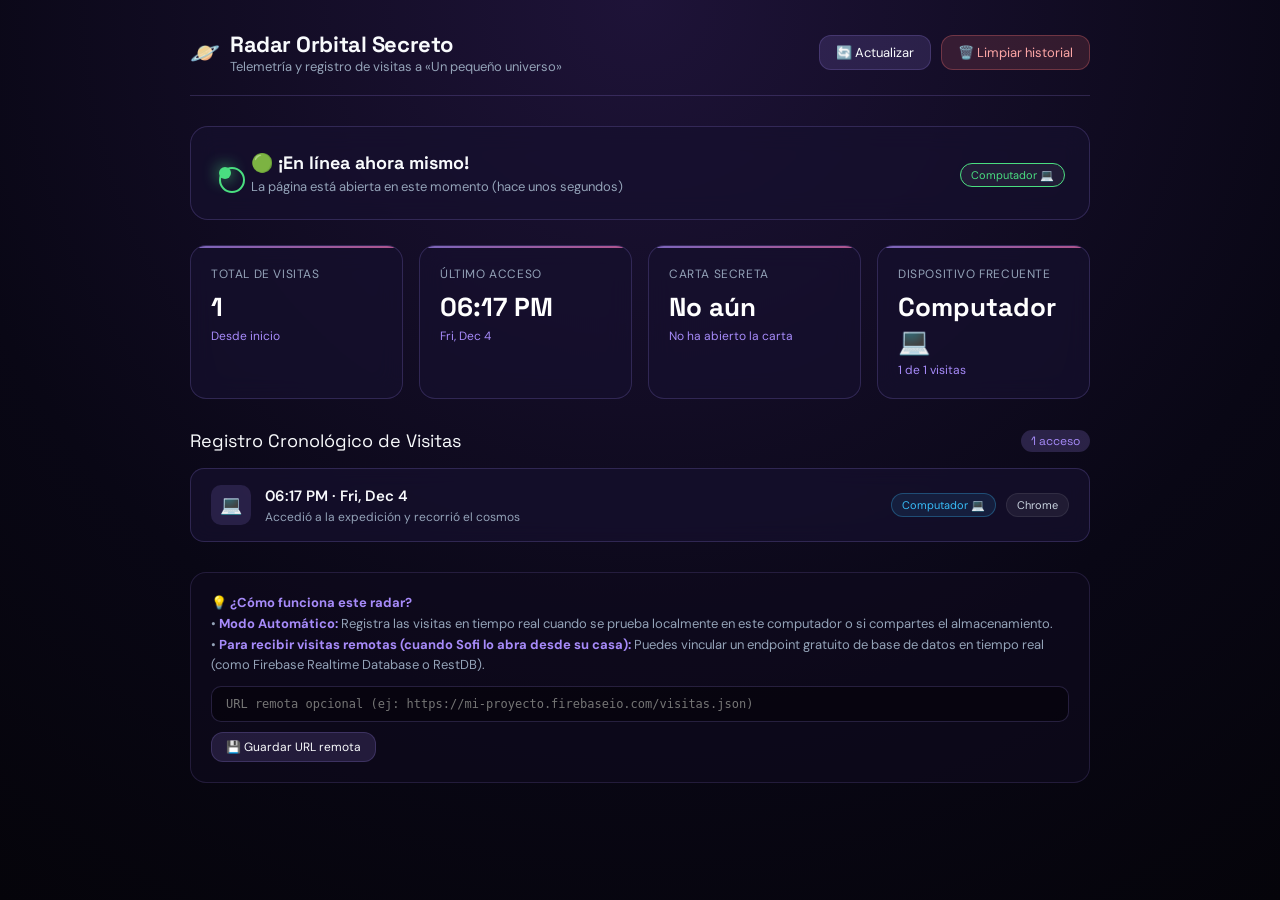
<file: radar.html>
<!doctype html>
<html lang="es">
<head>
  <meta charset="utf-8">
  <meta name="viewport" content="width=device-width, initial-scale=1">
  <meta name="theme-color" content="#090715">
  <title>Radar Orbital ✦ Panel Secreto de Visitas</title>
  <link rel="preconnect" href="https://fonts.googleapis.com">
  <link rel="preconnect" href="https://fonts.gstatic.com" crossorigin>
  <link href="https://fonts.googleapis.com/css2?family=DM+Sans:ital,wght@0,400;0,500;0,600;0,700&family=Space+Grotesk:wght@400;500;600;700&display=swap" rel="stylesheet">
  <style>
    :root {
      --bg: #090715;
      --card-bg: rgba(22, 16, 46, 0.7);
      --card-border: rgba(167, 139, 250, 0.2);
      --text: #f8fafc;
      --muted: #94a3b8;
      --accent: #a78bfa;
      --pink: #f472b6;
      --cyan: #38bdf8;
      --green: #4ade80;
      --red: #f87171;
    }
    * {
      box-sizing: border-box;
      margin: 0;
      padding: 0;
    }
    body {
      background: radial-gradient(circle at 50% 0%, #1e1338 0%, #090715 65%, #05040a 100%);
      color: var(--text);
      font-family: 'DM Sans', sans-serif;
      min-height: 100vh;
      padding: 30px 20px 60px;
    }
    .container {
      max-width: 900px;
      margin: 0 auto;
    }
    header {
      display: flex;
      justify-content: space-between;
      align-items: center;
      margin-bottom: 30px;
      padding-bottom: 20px;
      border-bottom: 1px solid var(--card-border);
      flex-wrap: wrap;
      gap: 15px;
    }
    .brand {
      display: flex;
      align-items: center;
      gap: 10px;
    }
    .brand-icon {
      font-size: 24px;
      color: var(--accent);
      animation: pulse 2s infinite alternate;
    }
    .brand h1 {
      font-family: 'Space Grotesk', sans-serif;
      font-size: 22px;
      letter-spacing: -0.02em;
    }
    .brand p {
      font-size: 13px;
      color: var(--muted);
    }
    .header-actions {
      display: flex;
      gap: 10px;
    }
    button {
      background: rgba(167, 139, 250, 0.15);
      color: var(--text);
      border: 1px solid var(--card-border);
      padding: 8px 16px;
      border-radius: 12px;
      font-size: 13px;
      cursor: pointer;
      display: inline-flex;
      align-items: center;
      gap: 6px;
      transition: all 0.2s ease;
      font-family: inherit;
    }
    button:hover {
      background: rgba(167, 139, 250, 0.3);
      border-color: var(--accent);
      transform: translateY(-1px);
    }
    .btn-danger {
      background: rgba(248, 113, 113, 0.15);
      border-color: rgba(248, 113, 113, 0.3);
      color: #fca5a5;
    }
    .btn-danger:hover {
      background: rgba(248, 113, 113, 0.25);
      border-color: var(--red);
    }

    /* STATUS BANNER */
    .status-card {
      background: var(--card-bg);
      border: 1px solid var(--card-border);
      backdrop-filter: blur(12px);
      border-radius: 18px;
      padding: 24px;
      margin-bottom: 25px;
      display: flex;
      justify-content: space-between;
      align-items: center;
      flex-wrap: wrap;
      gap: 20px;
    }
    .status-info {
      display: flex;
      align-items: center;
      gap: 16px;
    }
    .status-dot-wrap {
      position: relative;
      width: 20px;
      height: 20px;
      display: flex;
      align-items: center;
      justify-content: center;
    }
    .status-dot {
      width: 12px;
      height: 12px;
      border-radius: 50%;
      background: var(--muted);
      transition: background 0.3s;
    }
    .status-dot.active {
      background: var(--green);
      box-shadow: 0 0 16px var(--green);
    }
    .status-dot.active::after {
      content: '';
      position: absolute;
      width: 22px;
      height: 22px;
      border-radius: 50%;
      border: 2px solid var(--green);
      animation: ripple 1.8s infinite;
    }
    .status-text h2 {
      font-family: 'Space Grotesk', sans-serif;
      font-size: 18px;
      margin-bottom: 4px;
    }
    .status-text p {
      font-size: 13px;
      color: var(--muted);
    }

    /* METRICS GRID */
    .metrics-grid {
      display: grid;
      grid-template-columns: repeat(auto-fit, minmax(200px, 1fr));
      gap: 16px;
      margin-bottom: 30px;
    }
    .metric-card {
      background: var(--card-bg);
      border: 1px solid var(--card-border);
      backdrop-filter: blur(12px);
      border-radius: 16px;
      padding: 20px;
      position: relative;
      overflow: hidden;
    }
    .metric-card::before {
      content: '';
      position: absolute;
      top: 0;
      left: 0;
      right: 0;
      height: 2px;
      background: linear-gradient(90deg, var(--accent), var(--pink));
      opacity: 0.7;
    }
    .metric-label {
      font-size: 12px;
      color: var(--muted);
      text-transform: uppercase;
      letter-spacing: 0.05em;
      margin-bottom: 8px;
    }
    .metric-value {
      font-family: 'Space Grotesk', sans-serif;
      font-size: 26px;
      font-weight: 700;
      color: #fff;
    }
    .metric-sub {
      font-size: 12px;
      color: var(--accent);
      margin-top: 4px;
    }

    /* FEED SECTION */
    .section-title {
      font-family: 'Space Grotesk', sans-serif;
      font-size: 18px;
      margin-bottom: 16px;
      display: flex;
      justify-content: space-between;
      align-items: center;
    }
    .badge-count {
      background: rgba(167, 139, 250, 0.2);
      color: var(--accent);
      padding: 3px 10px;
      border-radius: 20px;
      font-size: 12px;
    }
    .logs-list {
      display: flex;
      flex-direction: column;
      gap: 12px;
    }
    .log-item {
      background: var(--card-bg);
      border: 1px solid var(--card-border);
      backdrop-filter: blur(10px);
      border-radius: 14px;
      padding: 16px 20px;
      display: flex;
      justify-content: space-between;
      align-items: center;
      flex-wrap: wrap;
      gap: 14px;
      transition: border-color 0.2s ease;
    }
    .log-item:hover {
      border-color: rgba(167, 139, 250, 0.5);
    }
    .log-item.letter-opened {
      border-color: rgba(244, 114, 182, 0.6);
      background: rgba(35, 18, 54, 0.7);
    }
    .log-main {
      display: flex;
      align-items: center;
      gap: 14px;
    }
    .log-icon {
      width: 40px;
      height: 40px;
      border-radius: 10px;
      background: rgba(167, 139, 250, 0.15);
      display: flex;
      align-items: center;
      justify-content: center;
      font-size: 18px;
    }
    .log-item.letter-opened .log-icon {
      background: rgba(244, 114, 182, 0.2);
    }
    .log-time {
      font-weight: 600;
      font-size: 15px;
      margin-bottom: 3px;
    }
    .log-date {
      font-size: 12px;
      color: var(--muted);
    }
    .log-meta {
      display: flex;
      align-items: center;
      gap: 10px;
      flex-wrap: wrap;
    }
    .pill {
      font-size: 11px;
      padding: 4px 10px;
      border-radius: 20px;
      background: rgba(255, 255, 255, 0.06);
      color: #cbd5e1;
      border: 1px solid rgba(255, 255, 255, 0.08);
    }
    .pill.pill-device {
      color: var(--cyan);
      border-color: rgba(56, 189, 248, 0.3);
      background: rgba(56, 189, 248, 0.1);
    }
    .pill.pill-letter {
      color: var(--pink);
      border-color: rgba(244, 114, 182, 0.4);
      background: rgba(244, 114, 182, 0.15);
      font-weight: 600;
    }
    .empty-state {
      text-align: center;
      padding: 50px 20px;
      background: var(--card-bg);
      border: 1px dashed var(--card-border);
      border-radius: 18px;
      color: var(--muted);
    }
    .empty-state span {
      font-size: 40px;
      display: block;
      margin-bottom: 10px;
    }

    /* CONFIG MODAL */
    .config-box {
      margin-top: 30px;
      padding: 20px;
      border-radius: 16px;
      background: rgba(15, 10, 30, 0.6);
      border: 1px solid rgba(167, 139, 250, 0.15);
      font-size: 13px;
      color: var(--muted);
      line-height: 1.6;
    }
    .config-box strong {
      color: var(--accent);
    }
    .config-input {
      width: 100%;
      background: rgba(0, 0, 0, 0.4);
      border: 1px solid var(--card-border);
      color: #fff;
      padding: 10px 14px;
      border-radius: 10px;
      font-family: monospace;
      font-size: 12px;
      margin: 10px 0;
    }

    @keyframes pulse {
      from { transform: scale(1); opacity: 0.8; }
      to { transform: scale(1.15); opacity: 1; }
    }
    @keyframes ripple {
      0% { transform: scale(0.8); opacity: 1; }
      100% { transform: scale(1.8); opacity: 0; }
    }
  </style>
</head>
<body>
  <div class="container">
    <header>
      <div class="brand">
        <span class="brand-icon">🪐</span>
        <div>
          <h1>Radar Orbital Secreto</h1>
          <p>Telemetría y registro de visitas a «Un pequeño universo»</p>
        </div>
      </div>
      <div class="header-actions">
        <button id="btnRefresh" title="Actualizar datos">🔄 Actualizar</button>
        <button id="btnClear" class="btn-danger" title="Borrar historial">🗑️ Limpiar historial</button>
      </div>
    </header>

    <!-- LIVE STATUS CARD -->
    <div class="status-card">
      <div class="status-info">
        <div class="status-dot-wrap">
          <div class="status-dot" id="liveDot"></div>
        </div>
        <div class="status-text">
          <h2 id="liveTitle">Consultando órbita...</h2>
          <p id="liveSubtitle">Calculando última señal estelar recibida</p>
        </div>
      </div>
      <div class="status-actions">
        <span class="pill" id="liveDevicePill">Sin señal</span>
      </div>
    </div>

    <!-- METRICS -->
    <div class="metrics-grid">
      <div class="metric-card">
        <div class="metric-label">Total de Visitas</div>
        <div class="metric-value" id="metricTotal">0</div>
        <div class="metric-sub" id="metricTotalSub">Desde inicio</div>
      </div>
      <div class="metric-card">
        <div class="metric-label">Último Acceso</div>
        <div class="metric-value" id="metricLastTime">--:--</div>
        <div class="metric-sub" id="metricLastDate">Sin registros</div>
      </div>
      <div class="metric-card">
        <div class="metric-label">Carta Secreta</div>
        <div class="metric-value" id="metricLetter">No</div>
        <div class="metric-sub" id="metricLetterSub">Pendiente de abrir</div>
      </div>
      <div class="metric-card">
        <div class="metric-label">Dispositivo Frecuente</div>
        <div class="metric-value" id="metricDevice">--</div>
        <div class="metric-sub" id="metricDeviceSub">Detectando</div>
      </div>
    </div>

    <!-- VISIT HISTORY -->
    <div class="section-title">
      <span>Registro Cronológico de Visitas</span>
      <span class="badge-count" id="badgeCount">0 accesos</span>
    </div>

    <div class="logs-list" id="logsList">
      <div class="empty-state">
        <span>✨</span>
        <p>Aún no hay visitas registradas.</p>
        <small style="display:block; margin-top: 6px;">En cuanto se abra la página principal, aparecerá aquí al instante.</small>
      </div>
    </div>

    <!-- REMOTE SYNC CONFIG (OPTIONAL) -->
    <div class="config-box">
      <p>💡 <strong>¿Cómo funciona este radar?</strong></p>
      <p>• <strong>Modo Automático:</strong> Registra las visitas en tiempo real cuando se prueba localmente en este computador o si compartes el almacenamiento.</p>
      <p>• <strong>Para recibir visitas remotas (cuando Sofi lo abra desde su casa):</strong> Puedes vincular un endpoint gratuito de base de datos en tiempo real (como Firebase Realtime Database o RestDB).</p>
      <input type="text" id="remoteDbUrl" class="config-input" placeholder="URL remota opcional (ej: https://mi-proyecto.firebaseio.com/visitas.json)">
      <button id="btnSaveConfig" style="font-size: 12px; padding: 6px 14px;">💾 Guardar URL remota</button>
    </div>
  </div>

  <script>
    const STORAGE_KEY = "sofi_universe_telemetry_v1";
    const CONFIG_KEY = "sofi_universe_radar_config";

    const elements = {
      liveDot: document.getElementById("liveDot"),
      liveTitle: document.getElementById("liveTitle"),
      liveSubtitle: document.getElementById("liveSubtitle"),
      liveDevicePill: document.getElementById("liveDevicePill"),
      metricTotal: document.getElementById("metricTotal"),
      metricLastTime: document.getElementById("metricLastTime"),
      metricLastDate: document.getElementById("metricLastDate"),
      metricLetter: document.getElementById("metricLetter"),
      metricLetterSub: document.getElementById("metricLetterSub"),
      metricDevice: document.getElementById("metricDevice"),
      metricDeviceSub: document.getElementById("metricDeviceSub"),
      badgeCount: document.getElementById("badgeCount"),
      logsList: document.getElementById("logsList"),
      btnRefresh: document.getElementById("btnRefresh"),
      btnClear: document.getElementById("btnClear"),
      remoteDbUrl: document.getElementById("remoteDbUrl"),
      btnSaveConfig: document.getElementById("btnSaveConfig")
    };

    // Load saved remote config URL if any
    const savedConfig = localStorage.getItem(CONFIG_KEY);
    if (savedConfig) {
      elements.remoteDbUrl.value = savedConfig;
    }

    elements.btnSaveConfig.addEventListener("click", () => {
      const url = elements.remoteDbUrl.value.trim();
      localStorage.setItem(CONFIG_KEY, url);
      alert("✅ Configuración guardada. El radar consultará esta fuente.");
      loadData();
    });

    async function fetchRemoteLogs(url) {
      try {
        const res = await fetch(url);
        if (!res.ok) return [];
        const data = await res.json();
        if (!data) return [];
        // Firebase returns an object of objects
        if (typeof data === "object" && !Array.isArray(data)) {
          return Object.values(data);
        }
        return Array.isArray(data) ? data : [];
      } catch (err) {
        console.warn("Error fetching remote logs:", err);
        return [];
      }
    }

    async function loadData() {
      let localLogs = [];
      try {
        localLogs = JSON.parse(localStorage.getItem(STORAGE_KEY) || "[]");
      } catch (e) {
        localLogs = [];
      }

      const remoteUrl = elements.remoteDbUrl.value.trim();
      let remoteLogs = [];
      if (remoteUrl) {
        remoteLogs = await fetchRemoteLogs(remoteUrl);
      }

      // Merge and deduplicate by timestamp + sessionId
      const allLogsMap = new Map();
      [...localLogs, ...remoteLogs].forEach(log => {
        const id = log.id || (log.timestamp + "_" + (log.device || ""));
        allLogsMap.set(id, log);
      });

      const logs = Array.from(allLogsMap.values());
      // Sort newest first
      logs.sort((a, b) => (new Date(b.timestamp).getTime()) - (new Date(a.timestamp).getTime()));

      renderDashboard(logs);
    }

    function renderDashboard(logs) {
      const count = logs.length;
      elements.metricTotal.textContent = count;
      elements.badgeCount.textContent = `${count} ${count === 1 ? 'acceso' : 'accesos'}`;

      if (count === 0) {
        elements.liveDot.classList.remove("active");
        elements.liveTitle.textContent = "Sin actividad detectada";
        elements.liveSubtitle.textContent = "Esperando que se abra la página por primera vez";
        elements.liveDevicePill.textContent = "Desconectado";
        elements.metricLastTime.textContent = "--:--";
        elements.metricLastDate.textContent = "Sin registros";
        elements.metricLetter.textContent = "No";
        elements.metricLetterSub.textContent = "Pendiente";
        elements.metricDevice.textContent = "--";
        elements.metricDeviceSub.textContent = "Sin datos";
        elements.logsList.innerHTML = `
          <div class="empty-state">
            <span>✨</span>
            <p>Aún no hay visitas registradas.</p>
            <small style="display:block; margin-top: 6px;">En cuanto se abra la página principal, aparecerá aquí al instante.</small>
          </div>
        `;
        return;
      }

      const latest = logs[0];
      const latestDate = new Date(latest.timestamp);
      const now = new Date();
      const diffMinutes = Math.floor((now.getTime() - latestDate.getTime()) / 60000);

      // Live status: active if within last 4 minutes
      const isActiveNow = diffMinutes <= 4;
      if (isActiveNow) {
        elements.liveDot.classList.add("active");
        elements.liveTitle.textContent = "🟢 ¡En línea ahora mismo!";
        elements.liveSubtitle.textContent = `La página está abierta en este momento (${diffMinutes === 0 ? 'hace unos segundos' : `hace ${diffMinutes} min`})`;
        elements.liveDevicePill.textContent = latest.device || "Conectado";
        elements.liveDevicePill.style.borderColor = "var(--green)";
        elements.liveDevicePill.style.color = "var(--green)";
      } else {
        elements.liveDot.classList.remove("active");
        elements.liveTitle.textContent = "Desconectada actualmente";
        elements.liveSubtitle.textContent = `Última vez vista: hace ${formatRelativeTime(diffMinutes)}`;
        elements.liveDevicePill.textContent = latest.device || "Inactivo";
        elements.liveDevicePill.style.borderColor = "rgba(255,255,255,0.1)";
        elements.liveDevicePill.style.color = "var(--muted)";
      }

      // Last visit metrics
      elements.metricLastTime.textContent = formatTimeOnly(latestDate);
      elements.metricLastDate.textContent = formatDateOnly(latestDate);

      // Letter opened check across all visits
      const hasOpenedLetter = logs.some(l => l.letterOpened || l.action === "letter_opened");
      if (hasOpenedLetter) {
        elements.metricLetter.textContent = "¡Sí! 💌";
        elements.metricLetter.style.color = "var(--pink)";
        elements.metricLetterSub.textContent = "Carta descubierta";
      } else {
        elements.metricLetter.textContent = "No aún";
        elements.metricLetter.style.color = "#fff";
        elements.metricLetterSub.textContent = "No ha abierto la carta";
      }

      // Device stats
      const devices = logs.map(l => l.device || "PC");
      const mobileCount = devices.filter(d => d.includes("Móvil") || d.includes("Celular") || d.includes("iPhone") || d.includes("Android")).length;
      if (mobileCount >= count / 2) {
        elements.metricDevice.textContent = "Celular 📱";
        elements.metricDeviceSub.textContent = `${mobileCount} de ${count} visitas`;
      } else {
        elements.metricDevice.textContent = "Computador 💻";
        elements.metricDeviceSub.textContent = `${count - mobileCount} de ${count} visitas`;
      }

      // Render logs list
      elements.logsList.innerHTML = logs.map(log => {
        const d = new Date(log.timestamp);
        const isLetter = log.letterOpened || log.action === "letter_opened";
        const icon = isLetter ? "💌" : (log.device?.includes("Móvil") ? "📱" : "💻");
        const actionLabel = getActionDescription(log);

        return `
          <div class="log-item ${isLetter ? 'letter-opened' : ''}">
            <div class="log-main">
              <div class="log-icon">${icon}</div>
              <div>
                <div class="log-time">${formatTimeOnly(d)} · ${formatDateOnly(d)}</div>
                <div class="log-date">${actionLabel}</div>
              </div>
            </div>
            <div class="log-meta">
              <span class="pill pill-device">${log.device || "Dispositivo"}</span>
              ${log.browser ? `<span class="pill">${log.browser}</span>` : ""}
              ${isLetter ? `<span class="pill pill-letter">✦ CARTA ABIERTA</span>` : ""}
              ${log.musicPlayed ? `<span class="pill">🎵 Música escuchada</span>` : ""}
            </div>
          </div>
        `;
      }).join("");
    }

    function formatTimeOnly(d) {
      return d.toLocaleTimeString([], { hour: '2-digit', minute: '2-digit' });
    }

    function formatDateOnly(d) {
      return d.toLocaleDateString([], { weekday: 'short', day: 'numeric', month: 'short' });
    }

    function formatRelativeTime(mins) {
      if (mins < 60) return `${mins} min`;
      const hours = Math.floor(mins / 60);
      if (hours < 24) return `${hours} h`;
      const days = Math.floor(hours / 24);
      return `${days} ${days === 1 ? 'día' : 'días'}`;
    }

    function getActionDescription(log) {
      if (log.action === "letter_opened" || log.letterOpened) {
        return "Abrió y leyó la carta del telescopio secreto ✦";
      }
      if (log.action === "dramatic_buddy") {
        return "Activó el show dramático del planeta Órbita-7 🪐";
      }
      if (log.action === "music_played") {
        return "Sintonizó la música espacial 🎵";
      }
      return "Accedió a la expedición y recorrió el cosmos";
    }

    elements.btnRefresh.addEventListener("click", () => {
      loadData();
    });

    elements.btnClear.addEventListener("click", () => {
      if (confirm("¿Estás seguro de que deseas limpiar el historial de visitas local?")) {
        localStorage.removeItem(STORAGE_KEY);
        loadData();
      }
    });

    // Real-time broadcast channel across open tabs in same browser
    try {
      const channel = new BroadcastChannel("sofi_universe_telemetry_channel");
      channel.onmessage = (msg) => {
        loadData();
      };
    } catch (e) {}

    // Auto-refresh every 8 seconds
    setInterval(loadData, 8000);
    loadData();
  </script>
</body>
</html>
</file>
<file: styles.css>
:root {
  --bg: #090715;
  --bg2: #120c2e;
  --panel: rgba(23, 17, 48, 0.74);
  --panel-card: rgba(28, 20, 61, 0.65);
  --line: rgba(197, 172, 255, 0.16);
  --line-strong: rgba(216, 196, 255, 0.32);
  --text: #f7f3ff;
  --muted: #b5a9ce;
  --purple: #a78bfa;
  --purple-glow: rgba(167, 139, 250, 0.35);
  --purple-deep: #6d42c7;
  --pink: #f472b6;
  --pink-glow: rgba(244, 114, 182, 0.4);
  --cyan: #38bdf8;
  --cyan-glow: rgba(56, 189, 248, 0.35);
  --gold: #facc15;
  --gold-glow: rgba(250, 204, 21, 0.45);
  --shadow: 0 20px 60px rgba(0, 0, 0, 0.35);
  --radius: 22px;
  --radius-sm: 12px;
  --font-display: "Space Grotesk", sans-serif;
  --font-body: "DM Sans", system-ui, sans-serif;
}

* {
  box-sizing: border-box;
  margin: 0;
  padding: 0;
}

html {
  scroll-behavior: smooth;
  scroll-padding-top: 85px;
}

body {
  background: var(--bg);
  color: var(--text);
  font-family: var(--font-body);
  overflow-x: hidden;
  line-height: 1.6;
  min-height: 100vh;
}

/* Custom Cosmic Scrollbar */
::-webkit-scrollbar {
  width: 8px;
}
::-webkit-scrollbar-track {
  background: #090715;
}
::-webkit-scrollbar-thumb {
  background: rgba(167, 139, 250, 0.3);
  border-radius: 4px;
}
::-webkit-scrollbar-thumb:hover {
  background: rgba(167, 139, 250, 0.6);
}

button, a, input {
  font: inherit;
  color: inherit;
}
button {
  cursor: pointer;
  border: none;
  background: none;
}
button:focus-visible, a:focus-visible, input:focus-visible {
  outline: 2px solid var(--cyan);
  outline-offset: 3px;
}

/* Ambient Backdrops */
.ambient-nebula {
  position: fixed;
  inset: 0;
  z-index: -3;
  pointer-events: none;
  background: 
    radial-gradient(ellipse at 80% 8%, rgba(124, 58, 237, 0.22), transparent 42%),
    radial-gradient(ellipse at 15% 45%, rgba(49, 46, 129, 0.28), transparent 45%),
    radial-gradient(circle at 65% 75%, rgba(244, 114, 182, 0.12), transparent 40%),
    linear-gradient(165deg, #090715 0%, #100b2b 45%, #070612 100%);
  transition: filter 0.5s ease, transform 0.75s cubic-bezier(0.16, 1, 0.3, 1);
  will-change: filter, transform;
}

body.hyperspace-active .ambient-nebula {
  filter: brightness(1.4) saturate(1.45);
  transform: scale(1.045);
}

.orbital-arrival {
  animation: orbitalArrival 0.85s cubic-bezier(0.16, 1, 0.3, 1) forwards;
}

@keyframes orbitalArrival {
  0% {
    opacity: 0.82;
    transform: scale(0.975);
    filter: drop-shadow(0 0 25px rgba(56, 189, 248, 0.35));
  }
  100% {
    opacity: 1;
    transform: scale(1);
    filter: drop-shadow(0 0 0 transparent);
  }
}

.star-canvas {
  position: fixed;
  inset: 0;
  z-index: -2;
  pointer-events: none;
  width: 100vw;
  height: 100vh;
}

/* COSMIC CURSOR FOLLOWER - CÍRCULO MORADO TRANSLÚCIDO */
.cosmic-cursor-follower {
  position: fixed;
  top: 0;
  left: 0;
  pointer-events: none !important;
  z-index: 999999;
  will-change: transform;
  opacity: 0;
  transition: opacity 0.2s ease;
}
.cosmic-cursor-follower.visible {
  opacity: 1;
}
.cursor-ring {
  position: absolute;
  top: -16px;
  left: -16px;
  width: 32px;
  height: 32px;
  border-radius: 50%;
  border: 1.5px solid rgba(216, 180, 254, 0.85);
  background: radial-gradient(circle, rgba(168, 85, 247, 0.48) 0%, rgba(147, 51, 234, 0.38) 70%, rgba(126, 34, 206, 0.25) 100%);
  box-shadow: 0 0 15px rgba(168, 85, 247, 0.55), inset 0 0 8px rgba(216, 180, 254, 0.35);
  pointer-events: none;
  transition: width 0.22s cubic-bezier(0.16, 1, 0.3, 1), 
              height 0.22s cubic-bezier(0.16, 1, 0.3, 1), 
              top 0.22s cubic-bezier(0.16, 1, 0.3, 1), 
              left 0.22s cubic-bezier(0.16, 1, 0.3, 1), 
              border-color 0.2s ease, 
              background 0.2s ease, 
              box-shadow 0.2s ease,
              transform 0.15s ease;
}
.cursor-dot {
  display: none;
}
.cosmic-cursor-follower.hovering .cursor-ring {
  top: -25px;
  left: -25px;
  width: 50px;
  height: 50px;
  border-color: rgba(243, 232, 255, 0.95);
  background: radial-gradient(circle, rgba(192, 132, 252, 0.42) 0%, rgba(168, 85, 247, 0.32) 70%, rgba(147, 51, 234, 0.2) 100%);
  box-shadow: 0 0 24px rgba(192, 132, 252, 0.75), inset 0 0 12px rgba(216, 180, 254, 0.5);
}
.cosmic-cursor-follower.clicking .cursor-ring {
  transform: scale(0.82);
  border-color: #f3e8ff;
  box-shadow: 0 0 28px rgba(216, 180, 254, 0.9);
}

@media (hover: none) and (pointer: coarse) {
  .cosmic-cursor-follower {
    display: none !important;
  }
}

/* Topbar Header */
.topbar {
  position: sticky;
  top: 0;
  z-index: 40;
  display: flex;
  align-items: center;
  justify-content: space-between;
  padding: 14px clamp(16px, 4vw, 64px);
  background: rgba(9, 7, 21, 0.82);
  backdrop-filter: blur(20px);
  -webkit-backdrop-filter: blur(20px);
  border-bottom: 1px solid rgba(255, 255, 255, 0.07);
}

.brand {
  display: flex;
  align-items: center;
  gap: 9px;
  text-decoration: none;
  font-family: var(--font-display);
  font-size: 13px;
  font-weight: 600;
  letter-spacing: 0.14em;
  color: var(--text);
  transition: transform 0.2s;
}
.brand:hover {
  transform: translateY(-1px);
}
.brand-sparkle {
  color: var(--pink);
  font-size: 18px;
  filter: drop-shadow(0 0 8px var(--pink));
}

.top-actions {
  display: flex;
  align-items: center;
  gap: 10px;
}

/* Secret Stars Tracker Badge */
.secret-tracker-btn {
  display: flex;
  align-items: center;
  gap: 6px;
  padding: 6px 14px;
  border-radius: 999px;
  border: 1px solid rgba(250, 204, 21, 0.3);
  background: rgba(250, 204, 21, 0.08);
  font-family: var(--font-display);
  font-size: 11px;
  font-weight: 600;
  color: #fef08a;
  letter-spacing: 0.05em;
  transition: all 0.25s;
}
.secret-tracker-btn:hover {
  background: rgba(250, 204, 21, 0.18);
  border-color: rgba(250, 204, 21, 0.6);
  transform: translateY(-1px);
}
.tracker-star {
  color: var(--gold);
  filter: drop-shadow(0 0 6px var(--gold));
}

.icon-button {
  width: 38px;
  height: 38px;
  border-radius: 50%;
  border: 1px solid var(--line);
  background: rgba(255, 255, 255, 0.04);
  font-size: 16px;
  display: grid;
  place-items: center;
  transition: all 0.2s;
}
.icon-button:hover {
  background: rgba(167, 139, 250, 0.18);
  border-color: var(--purple);
  transform: translateY(-2px);
}
.icon-button[aria-pressed="true"] {
  border-color: var(--cyan);
  background: rgba(56, 189, 248, 0.18);
  color: var(--cyan);
}

/* Common Section Layout */
.section {
  position: relative;
  width: min(1140px, calc(100% - 40px));
  margin: 0 auto;
  padding: 95px 0;
}

.section-heading {
  text-align: center;
  max-width: 680px;
  margin: 0 auto 46px;
}
.section-heading.left {
  text-align: left;
  margin-left: 0;
}
.section-heading h2 {
  font-family: var(--font-display);
  font-size: clamp(34px, 5.2vw, 56px);
  line-height: 1.08;
  letter-spacing: -0.05em;
  margin-bottom: 14px;
}
.section-heading h2 em {
  font-style: normal;
  background: linear-gradient(110deg, #f5d0fe, var(--purple) 45%, var(--cyan));
  -webkit-background-clip: text;
  background-clip: text;
  color: transparent;
}
.section-heading p {
  color: var(--muted);
  font-size: 15px;
  line-height: 1.7;
}

.eyebrow {
  font-family: var(--font-display);
  font-size: 10px;
  font-weight: 600;
  letter-spacing: 0.2em;
  color: var(--cyan);
  display: flex;
  align-items: center;
  gap: 8px;
  margin-bottom: 14px;
}
.pulse-dot {
  width: 6px;
  height: 6px;
  border-radius: 50%;
  background: var(--cyan);
  box-shadow: 0 0 10px var(--cyan);
  animation: pulseLight 2s infinite ease-in-out;
}

/* Glassmorphism Cards */
.glass-card {
  background: linear-gradient(145deg, rgba(32, 23, 67, 0.72), rgba(15, 12, 35, 0.82));
  border: 1px solid var(--line);
  border-radius: var(--radius);
  box-shadow: var(--shadow);
  backdrop-filter: blur(18px);
  -webkit-backdrop-filter: blur(18px);
  position: relative;
  transition: transform 0.25s, border-color 0.25s, box-shadow 0.25s;
}
.glass-card:hover {
  border-color: var(--line-strong);
}

/* Buttons */
.primary-button, .secondary-button {
  border-radius: 999px;
  padding: 13px 24px;
  font-family: var(--font-body);
  font-weight: 600;
  font-size: 14px;
  display: inline-flex;
  align-items: center;
  gap: 12px;
  text-decoration: none;
  transition: transform 0.2s, box-shadow 0.2s, background 0.2s;
}
.primary-button {
  background: linear-gradient(110deg, #a78bfa, #7c3aed);
  color: #ffffff;
  border: 1px solid rgba(255, 255, 255, 0.2);
  box-shadow: 0 8px 28px rgba(124, 58, 237, 0.32);
}
.primary-button:hover {
  transform: translateY(-2px);
  box-shadow: 0 12px 34px rgba(124, 58, 237, 0.45);
}
.secondary-button {
  background: rgba(255, 255, 255, 0.05);
  color: var(--text);
  border: 1px solid var(--line);
}
.secondary-button:hover {
  background: rgba(255, 255, 255, 0.1);
  border-color: var(--purple);
  transform: translateY(-2px);
}
.text-button {
  border: 0;
  background: none;
  padding: 6px 0;
  color: #d8b4fe;
  font-weight: 600;
  font-size: 13px;
  display: inline-flex;
  align-items: center;
  gap: 6px;
  transition: color 0.2s, transform 0.2s;
}
.text-button:hover {
  color: #f0abfc;
  transform: translateX(3px);
}

/* HERO SECTION */
.hero {
  min-height: 100vh;
  min-height: 100svh;
  display: grid;
  grid-template-columns: 1.15fr 0.85fr;
  align-items: center;
  padding-top: 80px;
  padding-bottom: 90px;
  gap: 40px;
  box-sizing: border-box;
}
.hero-copy {
  position: relative;
  z-index: 2;
}
.hero-copy h1 {
  font-family: var(--font-display);
  font-size: clamp(52px, 7.5vw, 92px);
  line-height: 0.98;
  letter-spacing: -0.06em;
  margin-bottom: 22px;
}
.glow-name {
  background: linear-gradient(115deg, #fed7aa, #f472b6 40%, #c084fc 80%, #38bdf8);
  -webkit-background-clip: text;
  background-clip: text;
  color: transparent;
  display: inline-block;
  filter: drop-shadow(0 0 25px rgba(244, 114, 182, 0.35));
}
.hero-star {
  font-style: normal;
  font-size: 26px;
  color: var(--pink);
  vertical-align: top;
  margin-left: 8px;
  filter: drop-shadow(0 0 10px var(--pink));
  display: inline-block;
  animation: starTwinkle 3s ease-in-out infinite alternate;
}
.hero-subtitle {
  font-size: clamp(17px, 2.2vw, 22px);
  color: #ede9fe;
  line-height: 1.45;
  letter-spacing: -0.02em;
  margin-bottom: 16px;
}
.hero-note {
  max-width: 480px;
  color: var(--muted);
  font-size: 14px;
  line-height: 1.75;
  margin-bottom: 30px;
}
.hero-actions {
  display: flex;
  flex-wrap: wrap;
  gap: 14px;
}
.hero-foot {
  margin-top: 40px;
  color: #8b80a7;
  font-family: var(--font-display);
  font-size: 10px;
  letter-spacing: 0.16em;
  display: flex;
  align-items: center;
  gap: 10px;
}
.mini-orbit {
  font-size: 18px;
  color: var(--purple);
}

/* 3D Planet Scene */
.planet-scene {
  height: 460px;
  position: relative;
  display: grid;
  place-items: center;
  isolation: isolate;
}
.planet-glow-halo {
  position: absolute;
  width: 320px;
  height: 320px;
  border-radius: 50%;
  background: radial-gradient(circle, rgba(167, 139, 250, 0.32) 0%, rgba(244, 114, 182, 0.15) 45%, transparent 70%);
  filter: blur(24px);
  z-index: 0;
}
.planet-body {
  width: min(270px, 60vw);
  aspect-ratio: 1;
  border-radius: 50%;
  position: relative;
  z-index: 2;
  overflow: hidden;
  box-shadow: 
    inset -32px -28px 50px #060411,
    inset 16px 14px 45px rgba(253, 230, 255, 0.45),
    0 0 60px rgba(167, 139, 250, 0.35);
  background: radial-gradient(circle at 30% 28%, #ebd9ff 0%, #aa7cf3 18%, #6737be 44%, #281452 70%, #0d0822 88%);
  animation: floatPlanet 6s ease-in-out infinite;
}
.planet-texture {
  position: absolute;
  inset: 0;
  background: repeating-linear-gradient(
    -25deg,
    rgba(255, 255, 255, 0.05) 0px,
    rgba(255, 255, 255, 0.05) 12px,
    transparent 12px,
    transparent 28px
  );
  opacity: 0.7;
}
.planet-atmosphere {
  position: absolute;
  inset: 0;
  border-radius: 50%;
  box-shadow: inset 10px 10px 25px rgba(255, 255, 255, 0.5);
  filter: blur(2px);
}
.orbit-ring {
  position: absolute;
  border-radius: 50%;
  transform: rotate(-24deg) scaleY(0.32);
  pointer-events: none;
}
.orbit-ring-back {
  width: 390px;
  height: 390px;
  border: 1px dashed rgba(197, 172, 255, 0.3);
  z-index: 1;
}
.orbit-ring-front {
  width: 440px;
  height: 440px;
  border: 2.5px solid rgba(224, 203, 255, 0.65);
  border-left-color: rgba(224, 203, 255, 0.15);
  border-right-color: rgba(147, 197, 253, 0.5);
  box-shadow: 0 0 24px rgba(197, 172, 255, 0.3);
  z-index: 3;
}

/* Satellite Moon */
.satellite-orbit {
  position: absolute;
  width: 360px;
  height: 180px;
  border-radius: 50%;
  transform: rotate(18deg);
  z-index: 4;
  pointer-events: none;
}
.satellite-dot {
  width: 10px;
  height: 10px;
  border-radius: 50%;
  background: #fdf2f8;
  box-shadow: 0 0 14px #f472b6;
  position: absolute;
  top: 0;
  left: 50%;
  transform: translate(-50%, -50%);
  animation: orbitSatellite 8s linear infinite;
}

/* Hidden Secret Stars */
.hidden-star {
  position: absolute;
  background: none;
  border: none;
  font-size: 13px;
  color: var(--gold);
  text-shadow: 0 0 10px var(--gold), 0 0 20px var(--gold);
  cursor: pointer;
  z-index: 10;
  padding: 10px;
  opacity: 0.65;
  transition: opacity 0.2s, transform 0.2s;
  animation: starPulse 2.5s ease-in-out infinite;
}
.hidden-star:hover {
  opacity: 1;
  transform: scale(1.4);
}
.hidden-star.found {
  opacity: 0.2;
  pointer-events: none;
  filter: grayscale(1);
}
.star-orbit {
  top: 14%;
  right: 18%;
}

.planet-caption {
  position: absolute;
  bottom: 6px;
  font-family: var(--font-display);
  font-size: 10px;
  letter-spacing: 0.14em;
  color: #9284b3;
  display: flex;
  align-items: center;
  gap: 8px;
}
.caption-dot {
  width: 5px;
  height: 5px;
  border-radius: 50%;
  background: var(--cyan);
}

.scroll-hint {
  position: absolute;
  bottom: 18px;
  left: 50%;
  transform: translateX(-50%);
  display: flex;
  align-items: center;
  gap: 10px;
  color: #8377a3;
  font-family: var(--font-display);
  font-size: 9px;
  letter-spacing: 0.16em;
  text-decoration: none;
  white-space: nowrap;
}
.mouse-icon {
  width: 16px;
  height: 26px;
  border: 1px solid #776a96;
  border-radius: 10px;
  position: relative;
}
.mouse-icon::after {
  content: "";
  position: absolute;
  width: 2px;
  height: 5px;
  background: var(--pink);
  top: 4px;
  left: 6px;
  border-radius: 2px;
  animation: mouseWheel 1.6s infinite;
}

/* MAP SECTION */
.constellation-wrap {
  height: 420px;
  max-width: 860px;
  margin: 0 auto;
  position: relative;
  border: 1px solid rgba(197, 172, 255, 0.15);
  border-radius: 30px;
  overflow: hidden;
  background: 
    radial-gradient(ellipse at 50% 50%, rgba(98, 54, 168, 0.2), transparent 65%),
    rgba(18, 13, 38, 0.5);
  box-shadow: inset 0 0 50px rgba(0, 0, 0, 0.35);
}
.constellation-lines {
  position: absolute;
  inset: 0;
  width: 100%;
  height: 100%;
  stroke: rgba(186, 155, 255, 0.35);
  stroke-width: 1.2;
  stroke-dasharray: 4 6;
  fill: none;
}
.star-node {
  position: absolute;
  display: flex;
  flex-direction: column;
  align-items: center;
  gap: 7px;
  background: transparent;
  padding: 6px;
  min-width: 90px;
  transition: transform 0.25s;
}
.star-node:hover {
  transform: translateY(-4px) scale(1.05);
}
.node-icon {
  width: 50px;
  height: 50px;
  display: grid;
  place-items: center;
  border: 1px solid rgba(201, 178, 255, 0.4);
  border-radius: 50%;
  background: rgba(124, 58, 237, 0.22);
  color: #f3e8ff;
  box-shadow: 0 0 25px rgba(147, 95, 255, 0.2);
  transition: all 0.25s;
}
.svg-mini {
  width: 22px;
  height: 22px;
}
.star-node.visited .node-icon {
  border-color: var(--cyan);
  background: rgba(56, 189, 248, 0.22);
  color: var(--cyan);
  box-shadow: 0 0 25px var(--cyan-glow);
}
.node-label {
  font-size: 11px;
  font-weight: 500;
  color: #ede9fe;
  white-space: nowrap;
}
.star-node small {
  font-family: var(--font-display);
  font-size: 9px;
  color: #8c7fa8;
}

.node-one { left: 8%; top: 22%; }
.node-two { left: 34%; top: 10%; }
.node-three { right: 10%; top: 28%; }
.node-four { left: 22%; bottom: 12%; }
.node-five { right: 28%; bottom: 10%; }

.progress-row {
  display: flex;
  align-items: center;
  gap: 20px;
  max-width: 860px;
  margin: 24px auto 0;
  color: var(--muted);
  font-size: 13px;
  font-family: var(--font-display);
}
.progress-track {
  height: 5px;
  flex: 1;
  background: rgba(255, 255, 255, 0.08);
  border-radius: 99px;
  overflow: hidden;
}
.progress-track span {
  display: block;
  height: 100%;
  width: 0;
  background: linear-gradient(90deg, var(--purple), var(--cyan));
  box-shadow: 0 0 12px var(--cyan);
  transition: width 0.4s ease;
}

/* SECTOR 01: CARDS */
.card-grid {
  display: grid;
  grid-template-columns: repeat(3, 1fr);
  gap: 22px;
}
.feature-card {
  padding: 24px;
  overflow: hidden;
  display: flex;
  flex-direction: column;
}
.card-art {
  height: 170px;
  border-radius: 16px;
  margin-bottom: 22px;
  display: grid;
  place-items: center;
  background: linear-gradient(145deg, rgba(20, 15, 42, 0.8), rgba(11, 9, 26, 0.9));
  border: 1px solid rgba(255, 255, 255, 0.05);
  padding: 12px;
  overflow: hidden;
}
.card-art img {
  width: 100%;
  height: 100%;
  object-fit: contain;
  transition: transform 0.3s ease;
}
.feature-card:hover .card-art img {
  transform: scale(1.05);
}
.card-kicker {
  font-family: var(--font-display);
  font-size: 9px;
  font-weight: 600;
  letter-spacing: 0.16em;
  color: var(--cyan);
  margin-bottom: 8px;
}
.feature-card h3 {
  font-family: var(--font-display);
  font-size: 21px;
  margin-bottom: 10px;
}
.feature-card p:not(.card-kicker) {
  color: var(--muted);
  font-size: 14px;
  line-height: 1.7;
  margin-bottom: 18px;
}
.feature-card .text-button {
  margin-top: auto;
}

/* SECTOR 02: MUSIC PLAYER */
.music-player {
  padding: 30px;
  display: grid;
  grid-template-columns: 280px 1fr;
  gap: 36px;
  max-width: 880px;
  margin: 0 auto;
}
.album-art-wrap {
  display: grid;
  place-items: center;
  background: linear-gradient(145deg, rgba(16, 12, 36, 0.9), rgba(8, 6, 20, 0.95));
  border-radius: 18px;
  border: 1px solid var(--line);
  padding: 24px;
}
.album-vinyl {
  width: 190px;
  height: 190px;
  border-radius: 50%;
  background: radial-gradient(circle, #251b47 0%, #0d0922 45%, #05040d 75%);
  box-shadow: 0 10px 30px rgba(0, 0, 0, 0.5), inset 0 0 25px rgba(255, 255, 255, 0.06);
  position: relative;
  display: grid;
  place-items: center;
  transition: transform 0.5s;
}
.album-vinyl.spinning {
  animation: spinVinyl 9s linear infinite;
}
.vinyl-grooves {
  position: absolute;
  inset: 12px;
  border-radius: 50%;
  border: 1px dashed rgba(255, 255, 255, 0.12);
}
.vinyl-grooves::before {
  content: "";
  position: absolute;
  inset: 18px;
  border-radius: 50%;
  border: 1px solid rgba(255, 255, 255, 0.07);
}
.vinyl-center {
  width: 65px;
  height: 65px;
  border-radius: 50%;
  background: radial-gradient(circle, #f472b6, #8b5cf6);
  display: flex;
  flex-direction: column;
  align-items: center;
  justify-content: center;
  box-shadow: 0 0 20px rgba(244, 114, 182, 0.4);
}
.vinyl-star {
  font-size: 14px;
  color: #fff;
}
.vinyl-label {
  font-family: var(--font-display);
  font-size: 8px;
  font-weight: 700;
  color: #fff;
  letter-spacing: 0.15em;
}

.player-info {
  display: flex;
  flex-direction: column;
  justify-content: center;
  position: relative;
}
.player-header {
  display: flex;
  align-items: center;
  justify-content: space-between;
  margin-bottom: 8px;
}
.player-badges {
  display: flex;
  align-items: center;
  gap: 10px;
}
.track-badge {
  font-family: var(--font-display);
  font-size: 10px;
  font-weight: 700;
  color: var(--purple);
  background: rgba(167, 139, 250, 0.16);
  border: 1px solid rgba(167, 139, 250, 0.4);
  border-radius: 999px;
  padding: 3px 10px;
  letter-spacing: 0.08em;
}
.card-kicker-inline {
  font-family: var(--font-display);
  font-size: 9px;
  font-weight: 600;
  letter-spacing: 0.16em;
  color: var(--cyan);
}
.star-player {
  position: static;
}
.player-info h3 {
  font-family: var(--font-display);
  font-size: 26px;
  margin-bottom: 6px;
}
.player-info p:not(.card-kicker):not(.audio-hint) {
  color: var(--muted);
  font-size: 13px;
  margin-bottom: 18px;
}
.player-controls {
  display: flex;
  align-items: center;
  gap: 16px;
  margin-bottom: 18px;
}
.round-control {
  width: 42px;
  height: 42px;
  border-radius: 50%;
  border: 1px solid var(--line);
  background: rgba(255, 255, 255, 0.04);
  font-size: 16px;
  display: grid;
  place-items: center;
  transition: all 0.2s;
}
.round-control:hover {
  background: rgba(167, 139, 250, 0.18);
  border-color: var(--purple);
  transform: translateY(-2px);
}
.play-control {
  width: 56px;
  height: 56px;
  border-radius: 50%;
  background: linear-gradient(135deg, #a78bfa, #7c3aed);
  border: none;
  font-size: 20px;
  color: #fff;
  display: grid;
  place-items: center;
  box-shadow: 0 8px 24px rgba(124, 58, 237, 0.4);
  transition: all 0.2s;
}
.play-control:hover {
  transform: scale(1.06);
  box-shadow: 0 10px 28px rgba(124, 58, 237, 0.55);
}

.track-progress-container {
  height: 6px;
  background: rgba(255, 255, 255, 0.1);
  border-radius: 99px;
  position: relative;
  cursor: pointer;
  margin-bottom: 10px;
}
.track-progress-bar {
  height: 100%;
  width: 0;
  background: linear-gradient(90deg, var(--purple), var(--cyan));
  border-radius: 99px;
  box-shadow: 0 0 10px var(--cyan);
  pointer-events: none;
}
.player-foot {
  display: flex;
  justify-content: space-between;
  font-family: var(--font-display);
  font-size: 11px;
  color: #9c90b6;
  margin-bottom: 16px;
}
.track-vibe-card {
  background: rgba(167, 139, 250, 0.09);
  border: 1px solid rgba(167, 139, 250, 0.26);
  border-radius: var(--radius-sm);
  padding: 12px 16px;
  margin-bottom: 16px;
  display: flex;
  align-items: flex-start;
  gap: 12px;
  animation: fadeIn 0.35s ease;
}
.track-vibe-card .vibe-icon {
  font-size: 15px;
  color: var(--pink);
  margin-top: 1px;
  flex-shrink: 0;
  filter: drop-shadow(0 0 6px var(--pink));
}
.track-vibe-card p {
  margin: 0 !important;
  font-size: 13px !important;
  color: #ede9fe !important;
  line-height: 1.6 !important;
}

.player-extras {
  display: flex;
  align-items: center;
  justify-content: space-between;
  gap: 16px;
  flex-wrap: wrap;
  padding-top: 14px;
  border-top: 1px solid rgba(255, 255, 255, 0.07);
}
.volume-box {
  display: inline-flex !important;
  align-items: center !important;
  gap: 10px !important;
  background: rgba(255, 255, 255, 0.04) !important;
  border: 1px solid var(--line) !important;
  border-radius: 999px !important;
  padding: 6px 14px !important;
  height: 38px !important;
  box-sizing: border-box !important;
}
.svg-vol, svg.svg-vol {
  width: 16px !important;
  height: 16px !important;
  min-width: 16px !important;
  max-width: 16px !important;
  min-height: 16px !important;
  max-height: 16px !important;
  flex-shrink: 0 !important;
  display: block !important;
  color: var(--cyan) !important;
}
.volume-box input[type="range"] {
  accent-color: var(--cyan) !important;
  width: 80px !important;
  height: 4px !important;
  cursor: pointer !important;
  margin: 0 !important;
}

.synth-capsule-btn {
  position: relative;
  border-radius: 999px;
  border: 1px solid rgba(167, 139, 250, 0.28);
  background: rgba(255, 255, 255, 0.04);
  padding: 6px 14px;
  display: inline-flex;
  align-items: center;
  gap: 9px;
  font-size: 12px;
  color: var(--text);
  cursor: pointer;
  transition: all 0.35s ease;
  overflow: hidden;
}
.synth-capsule-btn:hover {
  border-color: var(--cyan);
  background: rgba(56, 189, 248, 0.08);
  transform: translateY(-1px);
}
.synth-led {
  width: 7px;
  height: 7px;
  border-radius: 50%;
  background: #64748b;
  transition: all 0.35s ease;
}
.synth-title {
  font-weight: 500;
  transition: all 0.3s ease;
}
.synth-tag {
  font-family: var(--font-display);
  font-size: 10px;
  font-weight: 700;
  color: var(--muted);
  background: rgba(255, 255, 255, 0.08);
  padding: 2px 7px;
  border-radius: 999px;
  transition: all 0.35s ease;
}
.synth-capsule-btn.active {
  border-color: rgba(56, 189, 248, 0.85);
  background: linear-gradient(90deg, rgba(56, 189, 248, 0.22), rgba(167, 139, 250, 0.35), rgba(244, 114, 182, 0.28), rgba(56, 189, 248, 0.22));
  background-size: 250% 100%;
  animation: cosmicWindFlow 3.5s linear infinite;
  box-shadow: 0 0 18px rgba(56, 189, 248, 0.35), 0 0 35px rgba(167, 139, 250, 0.22), inset 0 0 10px rgba(56, 189, 248, 0.15);
}
.synth-capsule-btn.active .synth-led {
  background: var(--cyan);
  box-shadow: 0 0 8px var(--cyan);
  animation: synthLedPulse 1.8s ease-in-out infinite alternate;
}
.synth-capsule-btn.active .synth-title {
  color: #ffffff;
  text-shadow: 0 0 10px rgba(56, 189, 248, 0.6);
}
.synth-capsule-btn.active .synth-tag {
  color: #042f2e;
  background: linear-gradient(135deg, #38bdf8, #a78bfa);
  box-shadow: 0 0 10px rgba(56, 189, 248, 0.5);
  font-weight: 800;
}

@keyframes cosmicWindFlow {
  0% {
    background-position: 0% 50%;
  }
  100% {
    background-position: 250% 50%;
  }
}

@keyframes synthLedPulse {
  0% {
    transform: scale(1);
    box-shadow: 0 0 6px var(--cyan);
  }
  100% {
    transform: scale(1.4);
    box-shadow: 0 0 14px var(--cyan), 0 0 22px rgba(167, 139, 250, 0.8);
  }
}

.player-footer-bar {
  margin-top: 14px;
  padding-top: 10px;
  border-top: 1px dashed rgba(255, 255, 255, 0.06);
}
.nav-hint-pill {
  display: inline-flex;
  align-items: center;
  gap: 9px;
  font-family: var(--font-display);
  font-size: 11px;
  color: #9387ae;
}
.hint-badge {
  background: rgba(167, 139, 250, 0.14);
  border: 1px solid rgba(167, 139, 250, 0.35);
  border-radius: 6px;
  padding: 2px 7px;
  font-size: 10px;
  font-weight: 700;
  color: var(--purple);
}

/* SECTOR 03: TRIVIA & MEMORY GAMES */
.quiz-container {
  max-width: 720px;
  margin: 0 auto 40px;
  padding: 34px;
  text-align: center;
}
.quiz-top {
  display: flex;
  justify-content: space-between;
  font-family: var(--font-display);
  font-size: 11px;
  color: #9d90be;
  margin-bottom: 12px;
}
.quiz-badge { color: var(--cyan); }
.quiz-score { color: var(--pink); font-weight: 600; }
.quiz-symbol {
  font-size: 38px;
  color: var(--pink);
  margin-bottom: 10px;
  filter: drop-shadow(0 0 15px var(--pink));
}
.quiz-container h3 {
  font-family: var(--font-display);
  font-size: clamp(20px, 3vw, 28px);
  margin-bottom: 24px;
  max-width: 580px;
  margin-left: auto;
  margin-right: auto;
}
.quiz-options {
  display: grid;
  grid-template-columns: 1fr 1fr;
  gap: 12px;
}
.quiz-option {
  padding: 15px 18px;
  border-radius: 14px;
  border: 1px solid var(--line);
  background: rgba(255, 255, 255, 0.03);
  font-size: 14px;
  text-align: left;
  transition: all 0.2s;
}
.quiz-option:hover:not(:disabled) {
  border-color: var(--purple);
  background: rgba(167, 139, 250, 0.12);
  transform: translateY(-2px);
}
.quiz-option.correct {
  border-color: #34d399;
  background: rgba(52, 211, 153, 0.16);
  color: #a7f3d0;
}
.quiz-option.wrong {
  border-color: #f43f5e;
  background: rgba(244, 63, 94, 0.14);
  color: #fecdd3;
}
.quiz-feedback {
  margin: 20px 0;
  font-size: 13px;
  color: var(--muted);
  min-height: 20px;
}

/* MEMORY GAME 3D */
.memory-container {
  max-width: 780px;
  margin: 0 auto;
  padding: 34px;
}
.memory-header {
  display: flex;
  justify-content: space-between;
  align-items: flex-start;
  margin-bottom: 26px;
  gap: 16px;
  flex-wrap: wrap;
}
.memory-header h3 {
  font-family: var(--font-display);
  font-size: 24px;
}
.memory-sub {
  color: var(--muted);
  font-size: 13px;
  margin-top: 4px;
}
.memory-stats {
  display: flex;
  align-items: center;
  gap: 10px;
}
.stat-pill {
  padding: 6px 14px;
  border-radius: 999px;
  background: rgba(255, 255, 255, 0.05);
  border: 1px solid var(--line);
  font-family: var(--font-display);
  font-size: 12px;
  color: var(--muted);
}
.memory-board {
  display: grid;
  grid-template-columns: repeat(4, 1fr);
  gap: 14px;
  margin-bottom: 18px;
}
.card-3d-wrap {
  aspect-ratio: 1;
  perspective: 900px;
}
.card-inner {
  width: 100%;
  height: 100%;
  position: relative;
  transform-style: preserve-3d;
  transition: transform 0.45s cubic-bezier(0.4, 0, 0.2, 1);
  border-radius: 16px;
  cursor: pointer;
}
.card-inner.flipped {
  transform: rotateY(180deg);
}
.card-front, .card-back {
  position: absolute;
  inset: 0;
  border-radius: 16px;
  backface-visibility: hidden;
  -webkit-backface-visibility: hidden;
  display: grid;
  place-items: center;
  box-shadow: 0 6px 20px rgba(0, 0, 0, 0.2);
}
.card-front {
  background: linear-gradient(145deg, #1f1642, #100d27);
  border: 1px solid var(--line);
  color: #c4b5fd;
  font-size: 28px;
  transition: border-color 0.2s, background 0.2s;
}
.card-3d-wrap:hover .card-front {
  border-color: var(--purple);
  background: linear-gradient(145deg, #281d55, #141031);
}
.card-back {
  background: linear-gradient(145deg, #2b1754, #12092c);
  border: 1.5px solid var(--purple);
  transform: rotateY(180deg);
  padding: 14px;
}
.card-back img {
  width: 70%;
  height: 70%;
  object-fit: contain;
}
.card-inner.matched .card-back {
  border-color: var(--cyan);
  background: linear-gradient(145deg, #0f2c4a, #081a2f);
  box-shadow: 0 0 20px var(--cyan-glow);
}
.pair-match-toast {
  padding: 10px 18px;
  border-radius: var(--radius-sm);
  background: rgba(167, 139, 250, 0.16);
  border: 1px solid rgba(167, 139, 250, 0.5);
  color: #f3e8ff;
  text-align: center;
  font-size: 13px;
  font-weight: 500;
  margin-bottom: 12px;
  animation: fadeIn 0.3s ease;
}
.memory-victory-message {
  padding: 14px 20px;
  border-radius: var(--radius-sm);
  background: rgba(56, 189, 248, 0.15);
  border: 1px solid var(--cyan);
  color: #bae6fd;
  text-align: center;
  font-size: 14px;
  font-weight: 600;
  animation: fadeIn 0.4s ease;
}

/* SECTOR 04: ORACLE RESONATOR */
.oracle-card {
  max-width: 820px;
  margin: 0 auto;
  padding: 40px;
  display: grid;
  grid-template-columns: 240px 1fr;
  gap: 36px;
  align-items: center;
}
.resonator-wrap {
  display: grid;
  place-items: center;
  position: relative;
  min-height: 200px;
}
.resonator-sphere {
  width: 140px;
  height: 140px;
  border-radius: 50%;
  background: radial-gradient(circle at 35% 30%, #fdf2f8, #f472b6 35%, #8b5cf6 70%, #1e1040 100%);
  box-shadow: 0 0 45px rgba(244, 114, 182, 0.4);
  position: relative;
  display: grid;
  place-items: center;
}
.resonator-sphere.tuning {
  animation: pulseResonator 0.6s infinite alternate;
}
.resonator-ring {
  position: absolute;
  border-radius: 50%;
  border: 1px dashed rgba(255, 255, 255, 0.35);
}
.r-one {
  width: 180px;
  height: 180px;
  transform: rotate(25deg) scaleY(0.4);
}
.r-two {
  width: 210px;
  height: 210px;
  transform: rotate(-35deg) scaleY(0.45);
  border-color: rgba(56, 189, 248, 0.4);
}
.resonator-core {
  font-size: 32px;
  color: #fff;
  filter: drop-shadow(0 0 12px #fff);
}
.star-dial {
  bottom: 0;
  left: 20%;
}
.frequency-indicator {
  font-family: var(--font-display);
  font-size: 10px;
  letter-spacing: 0.16em;
  color: var(--cyan);
  display: flex;
  align-items: center;
  gap: 8px;
  margin-bottom: 8px;
}
.freq-dot {
  width: 6px;
  height: 6px;
  border-radius: 50%;
  background: var(--cyan);
  box-shadow: 0 0 10px var(--cyan);
}
.oracle-body h3 {
  font-family: var(--font-display);
  font-size: 24px;
  margin-bottom: 14px;
}
.oracle-message-box {
  min-height: 85px;
  background: rgba(14, 10, 30, 0.6);
  border: 1px solid var(--line);
  border-radius: 14px;
  padding: 16px 20px;
  margin-bottom: 22px;
  display: flex;
  align-items: center;
}
.oracle-message-box p {
  font-size: 14px;
  color: #ede9fe;
  line-height: 1.65;
}

/* SECTOR 05: TELESCOPE & SECRETS */
.secret-panel {
  max-width: 820px;
  margin: 0 auto;
  padding: 45px 30px;
  text-align: center;
}
.secret-lock-icon {
  font-size: 40px;
  color: var(--pink);
  margin-bottom: 18px;
}
.svg-lock {
  width: 48px;
  height: 48px;
  color: var(--pink);
}
.secret-panel h3 {
  font-family: var(--font-display);
  font-size: 28px;
  margin-bottom: 12px;
}
.secret-panel p {
  color: var(--muted);
  font-size: 15px;
  max-width: 520px;
  margin: 0 auto 24px;
}
.secret-buttons {
  display: flex;
  align-items: center;
  justify-content: center;
  gap: 16px;
}
.hint-text {
  margin-top: 20px !important;
  color: #fed7aa !important;
  font-size: 13px !important;
  line-height: 1.7;
}
.hint-extra-btn {
  display: inline-block;
  margin-top: 12px;
  font-size: 13px;
  color: var(--cyan);
  cursor: pointer;
  text-decoration: underline;
  text-underline-offset: 4px;
  transition: color 0.2s ease;
}
.hint-extra-btn:hover {
  color: #ffffff;
}
.hint-detail-card {
  margin-top: 16px;
  padding: 18px 22px;
  background: rgba(25, 18, 52, 0.9);
  border: 1px solid rgba(244, 114, 182, 0.35);
  border-radius: 14px;
  text-align: left;
  animation: fadeIn 0.35s ease;
}
.hint-detail-card p {
  margin: 10px 0 0;
  font-size: 13px;
  line-height: 1.65;
  color: var(--muted);
}
.hint-detail-card strong {
  color: #fef08a;
}

/* Unlocked Secret State */
.unlocked-badge {
  display: inline-block;
  padding: 6px 18px;
  border-radius: 999px;
  background: rgba(250, 204, 21, 0.15);
  border: 1px solid var(--gold);
  color: #fef08a;
  font-family: var(--font-display);
  font-size: 11px;
  letter-spacing: 0.14em;
  margin-bottom: 22px;
}
.secret-constellation-img {
  max-width: 380px;
  margin: 0 auto 24px;
}
.secret-constellation-img img {
  width: 100%;
  height: auto;
  filter: drop-shadow(0 0 25px rgba(244, 114, 182, 0.45));
}
.letter-header-row {
  display: flex;
  align-items: center;
  justify-content: space-between;
  max-width: 640px;
  margin: 0 auto 12px;
  padding: 0 4px;
}
.letter-kicker {
  font-family: var(--font-display);
  font-size: 11px;
  font-weight: 700;
  letter-spacing: 0.14em;
  color: var(--gold);
}
.typewriter-skip-btn {
  font-size: 12px;
  color: var(--cyan);
  cursor: pointer;
  text-decoration: underline;
  text-underline-offset: 3px;
  transition: color 0.2s ease;
  background: none;
  border: none;
  padding: 4px;
}
.typewriter-skip-btn:hover {
  color: #ffffff;
}
.dedication-letter {
  background: rgba(14, 10, 31, 0.82);
  border: 1px solid rgba(244, 114, 182, 0.35);
  border-radius: 20px;
  padding: 32px 36px;
  max-width: 640px;
  margin: 0 auto;
  text-align: left;
  box-shadow: 0 20px 50px rgba(0, 0, 0, 0.5), 0 0 35px rgba(244, 114, 182, 0.15);
  min-height: 280px;
  position: relative;
}
.dedication-letter p {
  color: #f3e8ff;
  font-size: 15px;
  line-height: 1.85;
  margin-bottom: 16px;
  animation: fadeIn 0.3s ease;
}
.dedication-letter p.letter-salutation {
  font-family: var(--font-display);
  font-size: 21px;
  font-weight: 700;
  color: #ffffff;
  margin-bottom: 18px;
}
.typing-cursor {
  display: inline-block;
  width: 2.5px;
  height: 1.15em;
  background-color: var(--pink);
  vertical-align: text-bottom;
  margin-left: 3px;
  animation: blinkCursor 0.65s infinite;
  box-shadow: 0 0 8px var(--pink);
}
@keyframes blinkCursor {
  0%, 100% { opacity: 1; }
  50% { opacity: 0; }
}
.dedication-signature {
  margin-top: 24px;
  padding-top: 18px;
  border-top: 1px dashed rgba(244, 114, 182, 0.3);
  color: #f472b6 !important;
  font-family: var(--font-display);
  font-size: 15px !important;
  line-height: 1.6;
  animation: fadeIn 0.8s ease;
}
.dedication-signature strong {
  color: #ffffff;
  font-size: 17px;
}
.letter-wrapper {
  transition: opacity 0.42s cubic-bezier(0.16, 1, 0.3, 1), transform 0.42s cubic-bezier(0.16, 1, 0.3, 1), filter 0.42s ease;
  transform-origin: center top;
}
.letter-wrapper.closing {
  opacity: 0;
  transform: scale(0.96) translateY(-14px);
  filter: blur(4px);
  pointer-events: none;
}
.letter-wrapper.opening {
  animation: letterUnfold 0.48s cubic-bezier(0.16, 1, 0.3, 1) forwards;
}

@keyframes letterUnfold {
  from {
    opacity: 0;
    transform: scale(0.95) translateY(-14px);
    filter: blur(4px);
  }
  to {
    opacity: 1;
    transform: scale(1) translateY(0);
    filter: blur(0);
  }
}

.letter-controls {
  display: flex;
  justify-content: center;
  align-items: center;
  gap: 14px;
  flex-wrap: wrap;
  margin-top: 22px;
}
.letter-closed-card {
  background: rgba(14, 10, 31, 0.85);
  border: 1px dashed rgba(244, 114, 182, 0.4);
  border-radius: 18px;
  padding: 28px 24px;
  max-width: 500px;
  margin: 16px auto 0;
  text-align: center;
  box-shadow: 0 14px 35px rgba(0, 0, 0, 0.4), 0 0 25px rgba(244, 114, 182, 0.12);
  animation: closedCardPop 0.45s cubic-bezier(0.16, 1, 0.3, 1) forwards;
  transition: opacity 0.3s ease, transform 0.3s ease;
}
.letter-closed-card.closing {
  opacity: 0;
  transform: scale(0.94);
  pointer-events: none;
}
.letter-closed-card p {
  color: #fed7aa;
  font-size: 14px;
  margin-bottom: 16px;
  font-family: var(--font-display);
}

@keyframes closedCardPop {
  from {
    opacity: 0;
    transform: scale(0.92) translateY(12px);
  }
  to {
    opacity: 1;
    transform: scale(1) translateY(0);
  }
}

/* ENDING SECTION */
.ending-section {
  text-align: center;
  padding-top: 100px;
  padding-bottom: 110px;
}
.ending-star {
  font-size: 42px;
  color: var(--pink);
  filter: drop-shadow(0 0 24px var(--pink));
  margin-bottom: 20px;
}
.ending-section h2 {
  font-family: var(--font-display);
  font-size: clamp(34px, 5vw, 56px);
  line-height: 1.1;
  letter-spacing: -0.05em;
  margin-bottom: 14px;
}
.ending-section p:not(.eyebrow):not(.signature) {
  color: var(--muted);
  font-size: 15px;
  margin-bottom: 28px;
}
.ending-actions {
  display: flex;
  justify-content: center;
  align-items: center;
  gap: 16px;
  flex-wrap: wrap;
}
.wish-feedback {
  margin-top: 22px;
  color: #a7f3d0;
  font-weight: 500;
  font-size: 14px;
}
.signature {
  margin-top: 60px;
  color: #796e94;
  font-family: var(--font-display);
  font-size: 10px;
  letter-spacing: 0.16em;
}
.signature span {
  color: var(--pink);
}

/* FOOTER */
.footer {
  display: flex;
  justify-content: space-between;
  align-items: center;
  padding: 24px clamp(20px, 4vw, 64px);
  border-top: 1px solid rgba(255, 255, 255, 0.06);
  color: #786f91;
  font-family: var(--font-display);
  font-size: 10px;
  letter-spacing: 0.12em;
}

/* MODAL SYSTEM */
.modal-backdrop {
  position: fixed;
  inset: 0;
  z-index: 90;
  background: rgba(4, 2, 12, 0.82);
  backdrop-filter: blur(14px);
  -webkit-backdrop-filter: blur(14px);
  display: grid;
  place-items: center;
  padding: 20px;
}
.modal {
  width: min(460px, 100%);
  padding: 34px 28px;
  text-align: center;
  position: relative;
  animation: modalEnter 0.25s ease-out;
}
.modal-close {
  position: absolute;
  top: 14px;
  right: 18px;
  color: var(--muted);
  font-size: 26px;
  transition: color 0.2s;
}
.modal-close:hover {
  color: #fff;
}
.modal-symbol {
  font-size: 38px;
  color: var(--pink);
  margin-bottom: 12px;
  filter: drop-shadow(0 0 12px var(--pink));
}
.modal h2 {
  font-family: var(--font-display);
  font-size: 26px;
  margin-bottom: 12px;
}
.modal p:not(.eyebrow) {
  font-size: 14px;
  line-height: 1.8;
  color: #ddd6fe;
  margin-bottom: 26px;
}

/* UTILITY CLASSES */
.hidden {
  display: none !important;
}

/* KEYFRAMES */
@keyframes floatPlanet {
  0%, 100% { transform: translateY(0); }
  50% { transform: translateY(-14px); }
}
@keyframes orbitSatellite {
  from { transform: rotate(0deg) translateX(180px) rotate(0deg); }
  to { transform: rotate(360deg) translateX(180px) rotate(-360deg); }
}
@keyframes starTwinkle {
  from { opacity: 0.4; transform: scale(0.85); }
  to { opacity: 1; transform: scale(1.15); }
}
@keyframes starPulse {
  0%, 100% { transform: scale(1); opacity: 0.5; }
  50% { transform: scale(1.25); opacity: 0.95; }
}
@keyframes pulseLight {
  0%, 100% { transform: scale(1); opacity: 0.6; }
  50% { transform: scale(1.4); opacity: 1; }
}
@keyframes mouseWheel {
  0% { opacity: 0; transform: translateY(0); }
  40% { opacity: 1; }
  100% { opacity: 0; transform: translateY(9px); }
}
@keyframes spinVinyl {
  from { transform: rotate(0deg); }
  to { transform: rotate(360deg); }
}
@keyframes pulseResonator {
  from { transform: scale(1); box-shadow: 0 0 35px rgba(244, 114, 182, 0.4); }
  to { transform: scale(1.08); box-shadow: 0 0 65px rgba(244, 114, 182, 0.7); }
}
@keyframes modalEnter {
  from { opacity: 0; transform: scale(0.92); }
  to { opacity: 1; transform: scale(1); }
}
@keyframes fadeIn {
  from { opacity: 0; transform: translateY(6px); }
  to { opacity: 1; transform: translateY(0); }
}

/* ========================================================
   SECCIÓN 1: ESTRELLA CON MENSAJE PERSONALIZADO
======================================================== */
.custom-star-section {
  position: relative;
}
.star-interactive-stage {
  display: flex;
  flex-direction: column;
  align-items: center;
  justify-content: center;
  padding: 48px 32px;
  text-align: center;
  position: relative;
  overflow: hidden;
  background: radial-gradient(circle at 50% 30%, rgba(167, 139, 250, 0.12), transparent 70%), var(--panel);
  border: 1px solid var(--line);
  border-radius: 24px;
  box-shadow: var(--shadow);
}
.star-halo-effect {
  position: relative;
  width: 140px;
  height: 140px;
  display: flex;
  align-items: center;
  justify-content: center;
  margin-bottom: 18px;
}
.halo-ring {
  position: absolute;
  border-radius: 50%;
  pointer-events: none;
  border: 1px dashed rgba(244, 114, 182, 0.35);
  animation: spinHalo 16s linear infinite;
}
.halo-ring.h-1 {
  width: 90px;
  height: 90px;
}
.halo-ring.h-2 {
  width: 120px;
  height: 120px;
  border-color: rgba(167, 139, 250, 0.3);
  animation-duration: 24s;
  animation-direction: reverse;
}
.halo-ring.h-3 {
  width: 150px;
  height: 150px;
  border-color: rgba(56, 189, 248, 0.25);
  animation-duration: 32s;
}
.pulse-custom-star {
  width: 68px;
  height: 68px;
  border-radius: 50%;
  background: linear-gradient(135deg, #fbcfe8, #a78bfa);
  border: none;
  cursor: pointer;
  display: flex;
  align-items: center;
  justify-content: center;
  position: relative;
  box-shadow: 0 0 35px rgba(244, 114, 182, 0.6), 0 0 70px rgba(167, 139, 250, 0.4);
  transition: transform 0.3s cubic-bezier(0.34, 1.56, 0.64, 1), box-shadow 0.3s ease;
  animation: starBreath 3.5s ease-in-out infinite alternate;
}
.pulse-custom-star:hover {
  transform: scale(1.15);
  box-shadow: 0 0 50px rgba(244, 114, 182, 0.8), 0 0 90px rgba(167, 139, 250, 0.6);
}
.pulse-custom-star:active {
  transform: scale(0.95);
}
.custom-star-glow {
  position: absolute;
  inset: -4px;
  border-radius: 50%;
  background: radial-gradient(circle, rgba(255, 255, 255, 0.8), transparent 70%);
  pointer-events: none;
  filter: blur(4px);
}
.custom-star-icon {
  font-size: 26px;
  color: #1e1b4b;
  filter: drop-shadow(0 2px 4px rgba(0, 0, 0, 0.3));
  font-style: normal;
}
.star-hint-label {
  font-size: 13px;
  color: var(--muted);
  margin-bottom: 24px;
  letter-spacing: 0.04em;
}
.custom-star-dialog {
  max-width: 620px;
  width: 100%;
  margin-top: 10px;
  padding: 28px 32px;
  border-radius: 20px;
  background: rgba(19, 14, 38, 0.88);
  border: 1px solid rgba(244, 114, 182, 0.35);
  box-shadow: 0 16px 40px rgba(0, 0, 0, 0.4), 0 0 30px rgba(244, 114, 182, 0.15);
  animation: dialogPop 0.45s cubic-bezier(0.16, 1, 0.3, 1) forwards;
}
.dialog-sparkle-badge {
  display: inline-block;
  font-size: 10px;
  font-weight: 700;
  letter-spacing: 0.12em;
  color: var(--accent2);
  background: rgba(244, 114, 182, 0.15);
  padding: 5px 12px;
  border-radius: 999px;
  margin-bottom: 14px;
  border: 1px solid rgba(244, 114, 182, 0.3);
}
.custom-star-quote {
  font-family: var(--font-display);
  font-size: 21px;
  line-height: 1.45;
  color: #ffffff;
  margin: 0 0 12px 0;
  font-weight: 500;
  text-shadow: 0 2px 10px rgba(0, 0, 0, 0.3);
}
.custom-star-subtext {
  font-size: 14px;
  color: var(--muted);
  margin-bottom: 20px;
  line-height: 1.5;
}
.custom-star-actions {
  display: flex;
  justify-content: center;
  gap: 12px;
}

/* ========================================================
   SECCIÓN 2: EL RINCÓN DE LOS PEQUEÑOS DETALLES
======================================================== */
.small-details-section {
  position: relative;
}
.details-grid {
  display: grid;
  grid-template-columns: repeat(3, 1fr);
  gap: 20px;
  margin-top: 32px;
}
.detail-card {
  padding: 24px 22px;
  border-radius: 18px;
  display: flex;
  flex-direction: column;
  justify-content: space-between;
  position: relative;
  overflow: hidden;
  transition: transform 0.3s ease, border-color 0.3s ease, box-shadow 0.3s ease;
  border: 1px solid var(--line);
  cursor: default;
}
.detail-card:hover {
  transform: translateY(-5px);
  border-color: rgba(244, 114, 182, 0.45);
  box-shadow: 0 18px 40px rgba(0, 0, 0, 0.45), 0 0 25px rgba(167, 139, 250, 0.15);
}
.detail-header {
  display: flex;
  justify-content: space-between;
  align-items: center;
  margin-bottom: 14px;
}
.detail-icon {
  font-size: 22px;
  filter: drop-shadow(0 2px 6px rgba(0, 0, 0, 0.3));
}
.detail-badge {
  font-size: 9px;
  font-weight: 700;
  letter-spacing: 0.1em;
  color: var(--accent);
  background: rgba(167, 139, 250, 0.12);
  padding: 4px 9px;
  border-radius: 999px;
  border: 1px solid rgba(167, 139, 250, 0.25);
}
.detail-card h3 {
  font-family: var(--font-display);
  font-size: 18px;
  font-weight: 600;
  color: #ffffff;
  margin-bottom: 10px;
}
.detail-card p {
  font-size: 14px;
  line-height: 1.55;
  color: var(--muted);
  margin-bottom: 16px;
  flex-grow: 1;
}
.detail-footer {
  display: flex;
  align-items: center;
  justify-content: flex-end;
  padding-top: 12px;
  border-top: 1px solid rgba(255, 255, 255, 0.06);
}
.detail-status {
  font-size: 11px;
  font-weight: 600;
  color: rgba(255, 255, 255, 0.75);
}

/* ========================================================
   SECCIÓN 3: UN PLANETA CON PERSONALIDAD
======================================================== */
.planet-buddy-section {
  position: relative;
}
.planet-buddy-stage {
  display: grid;
  grid-template-columns: 240px 1fr;
  gap: 36px;
  align-items: center;
  padding: 40px;
  border-radius: 24px;
  position: relative;
  overflow: hidden;
}
.planet-buddy-character {
  display: flex;
  justify-content: center;
  align-items: center;
}
.buddy-avatar-wrap {
  position: relative;
  cursor: pointer;
  user-select: none;
  transition: transform 0.2s cubic-bezier(0.34, 1.56, 0.64, 1);
}
.buddy-avatar-wrap:hover {
  transform: scale(1.06);
}
.buddy-avatar-wrap:active {
  transform: scale(0.95);
}
.buddy-svg {
  display: block;
  width: 180px;
  height: 180px;
  filter: drop-shadow(0 0 25px rgba(99, 102, 241, 0.45));
}
.buddy-mood-tag {
  text-align: center;
  margin-top: 10px;
  font-size: 11px;
  font-weight: 600;
  letter-spacing: 0.06em;
  color: var(--accent);
  background: rgba(167, 139, 250, 0.15);
  padding: 4px 10px;
  border-radius: 999px;
  border: 1px solid rgba(167, 139, 250, 0.25);
}
.buddy-bubble {
  position: relative;
  background: rgba(19, 14, 38, 0.92);
  border: 1px solid rgba(167, 139, 250, 0.35);
  border-radius: 20px;
  padding: 26px 30px;
  box-shadow: 0 12px 35px rgba(0, 0, 0, 0.35);
  margin-bottom: 22px;
}
.buddy-bubble::before {
  content: '';
  position: absolute;
  left: -10px;
  top: 38px;
  width: 0;
  height: 0;
  border-top: 10px solid transparent;
  border-bottom: 10px solid transparent;
  border-right: 10px solid rgba(19, 14, 38, 0.92);
  filter: drop-shadow(-2px 0 0 rgba(167, 139, 250, 0.35));
}
.buddy-speaker {
  font-size: 10px;
  font-weight: 700;
  letter-spacing: 0.12em;
  color: var(--accent2);
  display: block;
  margin-bottom: 10px;
}
.buddy-text {
  font-family: var(--font-display);
  font-size: 19px;
  line-height: 1.5;
  color: #ffffff;
  margin: 0;
  font-weight: 500;
  min-height: 58px;
  transition: opacity 0.2s ease;
}
.buddy-controls {
  display: flex;
  align-items: center;
  justify-content: space-between;
  flex-wrap: wrap;
  gap: 14px;
}
.buddy-counter-hint {
  font-size: 12px;
  color: var(--muted);
  font-weight: 500;
}
.buddy-secret-note {
  margin-top: 14px;
  display: inline-flex;
  align-items: center;
  gap: 8px;
  padding: 8px 16px;
  border-radius: 999px;
  background: rgba(167, 139, 250, 0.08);
  border: 1px dashed rgba(167, 139, 250, 0.35);
  font-size: 12px;
  color: #c4b5fd;
  letter-spacing: 0.02em;
  transition: all 0.25s ease;
  user-select: none;
}
.buddy-secret-note:hover {
  background: rgba(167, 139, 250, 0.16);
  border-color: rgba(244, 114, 182, 0.55);
  color: #fbcfe8;
  transform: translateY(-1px);
}
.buddy-secret-note.dramatic {
  background: rgba(244, 63, 94, 0.15);
  border-color: rgba(244, 63, 94, 0.6);
  color: #fecdd3;
  animation: notePulse 0.4s ease-in-out infinite alternate;
}
.secret-shh {
  font-size: 14px;
}
@keyframes notePulse {
  from { transform: scale(1); }
  to { transform: scale(1.03); }
}
.buddy-wiggle {
  animation: buddyWiggle 0.6s ease;
}
.buddy-dramatic {
  animation: buddyPanic 0.12s ease-in-out infinite alternate !important;
}
.buddy-bubble.dramatic {
  border-color: rgba(244, 63, 94, 0.75);
  box-shadow: 0 0 25px rgba(244, 63, 94, 0.35), inset 0 0 15px rgba(244, 63, 94, 0.12);
  transition: all 0.3s ease;
}
@keyframes buddyPanic {
  0% { transform: scale(1.12) translate(-3.5px, -2px) rotate(-5deg); }
  100% { transform: scale(1.12) translate(3.5px, 2px) rotate(5deg); }
}

/* ========================================================
   SECCIÓN 4: CONSTELACIÓN DE BUENOS DESEOS
======================================================== */
.wishes-section {
  position: relative;
}
.wishes-board {
  padding: 40px;
  border-radius: 24px;
  position: relative;
  overflow: hidden;
}
.wishes-constellation-map {
  position: relative;
  width: 100%;
  height: 200px;
  margin-bottom: 28px;
  background: radial-gradient(ellipse at 50% 50%, rgba(167, 139, 250, 0.08), transparent 70%);
  border-radius: 18px;
  border: 1px solid rgba(255, 255, 255, 0.05);
  overflow: hidden;
}
.wishes-svg-lines {
  position: absolute;
  inset: 0;
  width: 100%;
  height: 100%;
  pointer-events: none;
}
.wishes-stars-container {
  position: absolute;
  inset: 0;
}
.wish-star-node {
  position: absolute;
  transform: translate(-50%, -50%);
  width: 50px;
  height: 50px;
  border-radius: 50%;
  background: rgba(25, 18, 52, 0.9);
  border: 2px solid rgba(167, 139, 250, 0.4);
  color: var(--muted);
  display: flex;
  flex-direction: column;
  align-items: center;
  justify-content: center;
  cursor: pointer;
  transition: all 0.3s cubic-bezier(0.34, 1.56, 0.64, 1);
  padding: 0;
}
.wish-star-node.s-1 { left: 12%; top: 62%; }
.wish-star-node.s-2 { left: 30%; top: 29%; }
.wish-star-node.s-3 { left: 50%; top: 58%; }
.wish-star-node.s-4 { left: 70%; top: 25%; }
.wish-star-node.s-5 { left: 88%; top: 54%; }

.wish-star-node:hover {
  transform: translate(-50%, -50%) scale(1.15);
  border-color: var(--accent2);
  color: #ffffff;
  box-shadow: 0 0 20px rgba(244, 114, 182, 0.4);
}
.wish-star-node.active {
  background: linear-gradient(135deg, #f472b6, #a78bfa);
  border-color: #ffffff;
  color: #1e1b4b;
  box-shadow: 0 0 25px rgba(244, 114, 182, 0.6), 0 0 40px rgba(167, 139, 250, 0.4);
  transform: translate(-50%, -50%) scale(1.12);
}
.wish-star-node .star-pin {
  font-size: 15px;
  line-height: 1;
}
.wish-star-node .star-number {
  font-size: 10px;
  font-weight: 700;
  margin-top: 1px;
}
.wish-display-card {
  padding: 26px 30px;
  border-radius: 18px;
  background: rgba(19, 14, 38, 0.88);
  border: 1px solid rgba(167, 139, 250, 0.3);
  margin-bottom: 20px;
  transition: all 0.3s ease;
}
.wish-badge {
  font-size: 10px;
  font-weight: 700;
  letter-spacing: 0.12em;
  color: var(--accent);
  margin-bottom: 10px;
}
.wish-title {
  font-family: var(--font-display);
  font-size: 22px;
  font-weight: 600;
  color: #ffffff;
  margin-bottom: 10px;
}
.wish-text {
  font-size: 16px;
  line-height: 1.6;
  color: var(--muted);
  margin: 0;
}
.wishes-status-bar {
  display: flex;
  justify-content: space-between;
  align-items: center;
  flex-wrap: wrap;
  gap: 12px;
  font-size: 13px;
  color: var(--muted);
}
.wishes-completion {
  color: var(--accent2);
  font-weight: 600;
  padding: 6px 14px;
  border-radius: 999px;
  background: rgba(244, 114, 182, 0.15);
  border: 1px solid rgba(244, 114, 182, 0.35);
  animation: pulseGlow 2.5s infinite alternate;
}

@keyframes spinHalo {
  from { transform: rotate(0deg); }
  to { transform: rotate(360deg); }
}
@keyframes starBreath {
  from { transform: scale(1); }
  to { transform: scale(1.08); }
}
@keyframes dialogPop {
  from { opacity: 0; transform: scale(0.94) translateY(10px); }
  to { opacity: 1; transform: scale(1) translateY(0); }
}
@keyframes buddyWiggle {
  0% { transform: scale(1) rotate(0deg); }
  25% { transform: scale(1.1) rotate(-8deg); }
  50% { transform: scale(1.1) rotate(8deg); }
  75% { transform: scale(1.05) rotate(-3deg); }
  100% { transform: scale(1) rotate(0deg); }
}

/* RESPONSIVE DESIGN (MOBILE FIRST OVERRIDES) */
@media (max-width: 860px) {
  .hero {
    grid-template-columns: 1fr;
    padding-top: 60px;
    padding-bottom: 70px;
    text-align: center;
  }
  .hero-copy {
    display: flex;
    flex-direction: column;
    align-items: center;
  }
  .eyebrow {
    justify-content: center;
  }
  .hero-actions {
    justify-content: center;
  }
  .hero-foot {
    justify-content: center;
  }
  .planet-scene {
    height: 340px;
  }
  .planet-body {
    width: 210px;
  }
  .constellation-wrap {
    height: 380px;
  }
  .node-one { left: 4%; top: 20%; }
  .node-two { left: 30%; top: 8%; }
  .node-three { right: 4%; top: 26%; }
  .node-four { left: 14%; bottom: 8%; }
  .node-five { right: 20%; bottom: 8%; }
  .card-grid {
    grid-template-columns: 1fr;
  }
  .music-player {
    grid-template-columns: 1fr;
    padding: 22px;
    gap: 24px;
  }
  .album-art-wrap {
    padding: 16px;
  }
  .quiz-options {
    grid-template-columns: 1fr;
  }
  .memory-board {
    grid-template-columns: repeat(3, 1fr);
  }
  .oracle-card {
    grid-template-columns: 1fr;
    text-align: center;
    gap: 24px;
  }
  .frequency-indicator {
    justify-content: center;
  }
  .details-grid {
    grid-template-columns: 1fr;
  }
  .planet-buddy-stage {
    grid-template-columns: 1fr;
    text-align: center;
    padding: 26px 20px;
    gap: 24px;
  }
  .buddy-bubble::before {
    display: none;
  }
  .buddy-controls {
    justify-content: center;
  }
  .wishes-board {
    padding: 24px 18px;
  }
  .wishes-constellation-map {
    height: 160px;
  }
  .wish-star-node {
    width: 44px;
    height: 44px;
  }
  .custom-star-dialog {
    padding: 20px 18px;
  }
  .custom-star-quote {
    font-size: 18px;
  }
  .footer {
    flex-direction: column;
    gap: 12px;
    text-align: center;
  }
}

@media (max-width: 480px) {
  .section {
    width: calc(100% - 28px);
    padding: 70px 0;
  }
  .topbar {
    padding: 12px 14px;
  }
  .brand-text {
    font-size: 11px;
  }
  .secret-tracker-btn {
    padding: 4px 10px;
    font-size: 10px;
  }
  .tracker-label {
    display: none;
  }
  .hero-copy h1 {
    font-size: 46px;
  }
  .hero-actions {
    flex-direction: column;
    width: 100%;
  }
  .primary-button, .secondary-button {
    width: 100%;
    justify-content: center;
  }
  .memory-board {
    grid-template-columns: repeat(3, 1fr);
    gap: 8px;
  }
  .player-extras {
    flex-direction: column;
    align-items: stretch;
  }
  .secret-buttons {
    flex-direction: column;
  }
  .wish-star-node {
    width: 38px;
    height: 38px;
  }
  .wish-star-node .star-pin {
    font-size: 13px;
  }
  .wish-star-node .star-number {
    font-size: 9px;
  }
}

/* REDUCED MOTION */
@media (prefers-reduced-motion: reduce) {
  *, *::before, *::after {
    animation-duration: 0.01ms !important;
    animation-iteration-count: 1 !important;
    transition-duration: 0.01ms !important;
    scroll-behavior: auto !important;
  }
}
body.reduce-motion *, body.reduce-motion *::before, body.reduce-motion *::after {
  animation-duration: 0.01ms !important;
  animation-iteration-count: 1 !important;
  transition-duration: 0.01ms !important;
  scroll-behavior: auto !important;
}

/* LIGHT MODE / WARM AMBIANCE */
body.light-mode {
  --bg: #0e0924;
  --bg2: #1c1342;
  --panel: rgba(35, 25, 74, 0.78);
  --text: #ffffff;
  --muted: #cfc6e8;
  --line: rgba(220, 200, 255, 0.24);
}
body.light-mode .ambient-nebula {
  background: 
    radial-gradient(ellipse at 80% 8%, rgba(167, 139, 250, 0.35), transparent 45%),
    radial-gradient(ellipse at 15% 45%, rgba(79, 70, 229, 0.35), transparent 50%),
    radial-gradient(circle at 65% 75%, rgba(244, 114, 182, 0.22), transparent 45%),
    linear-gradient(165deg, #100b2e 0%, #1e134b 45%, #0c0824 100%);
}
</file>
